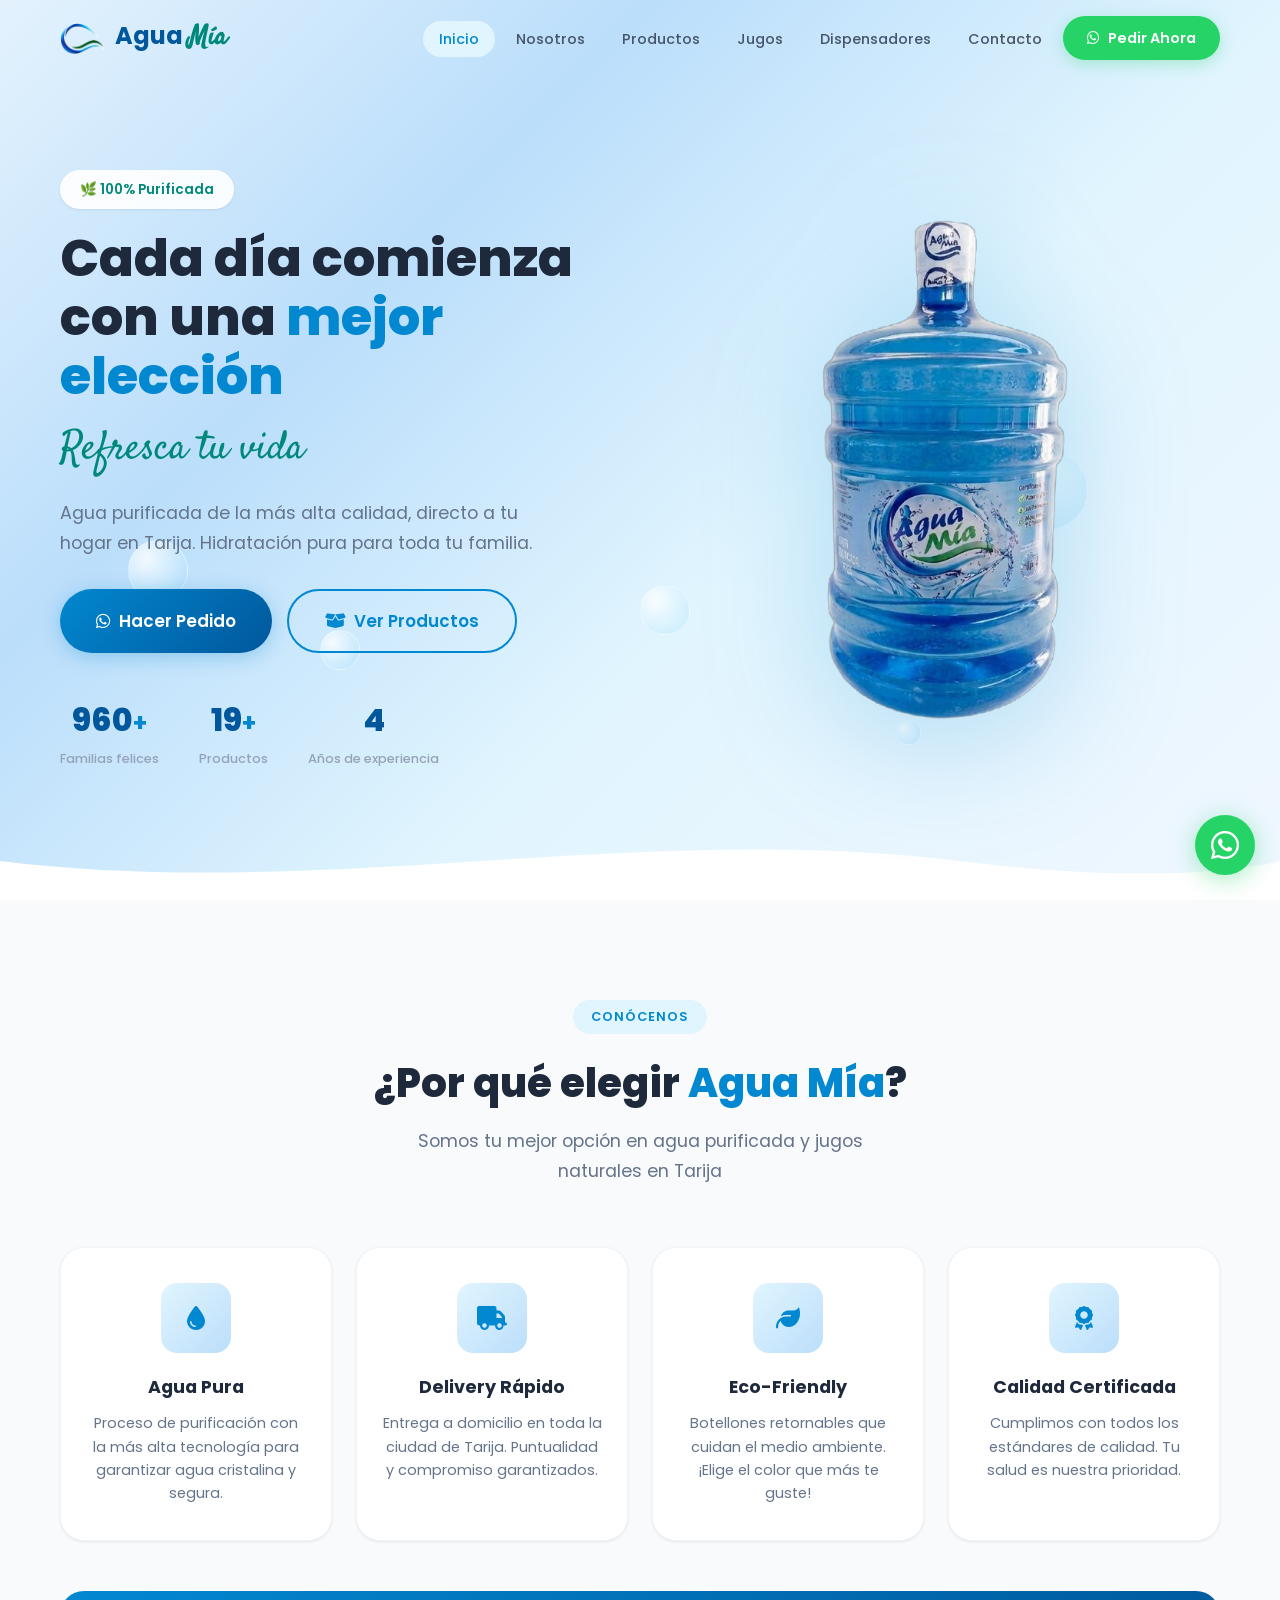
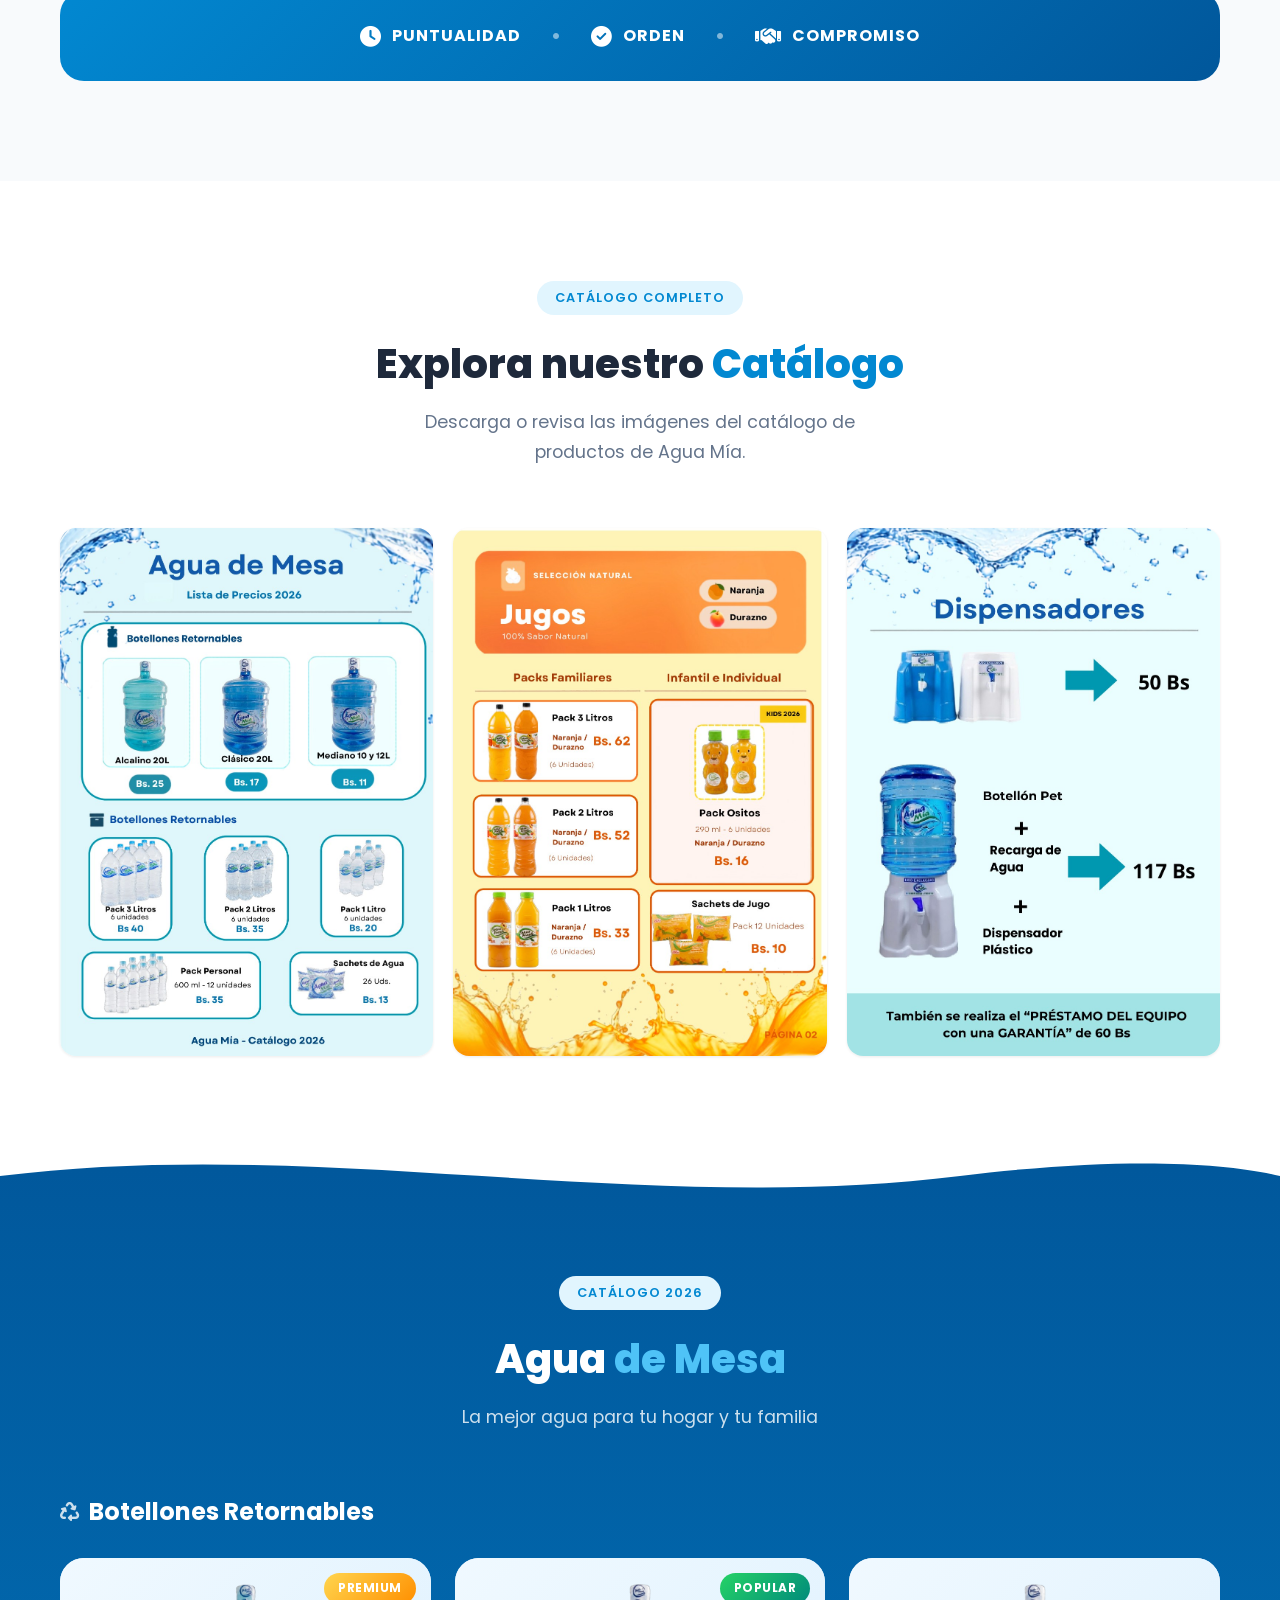
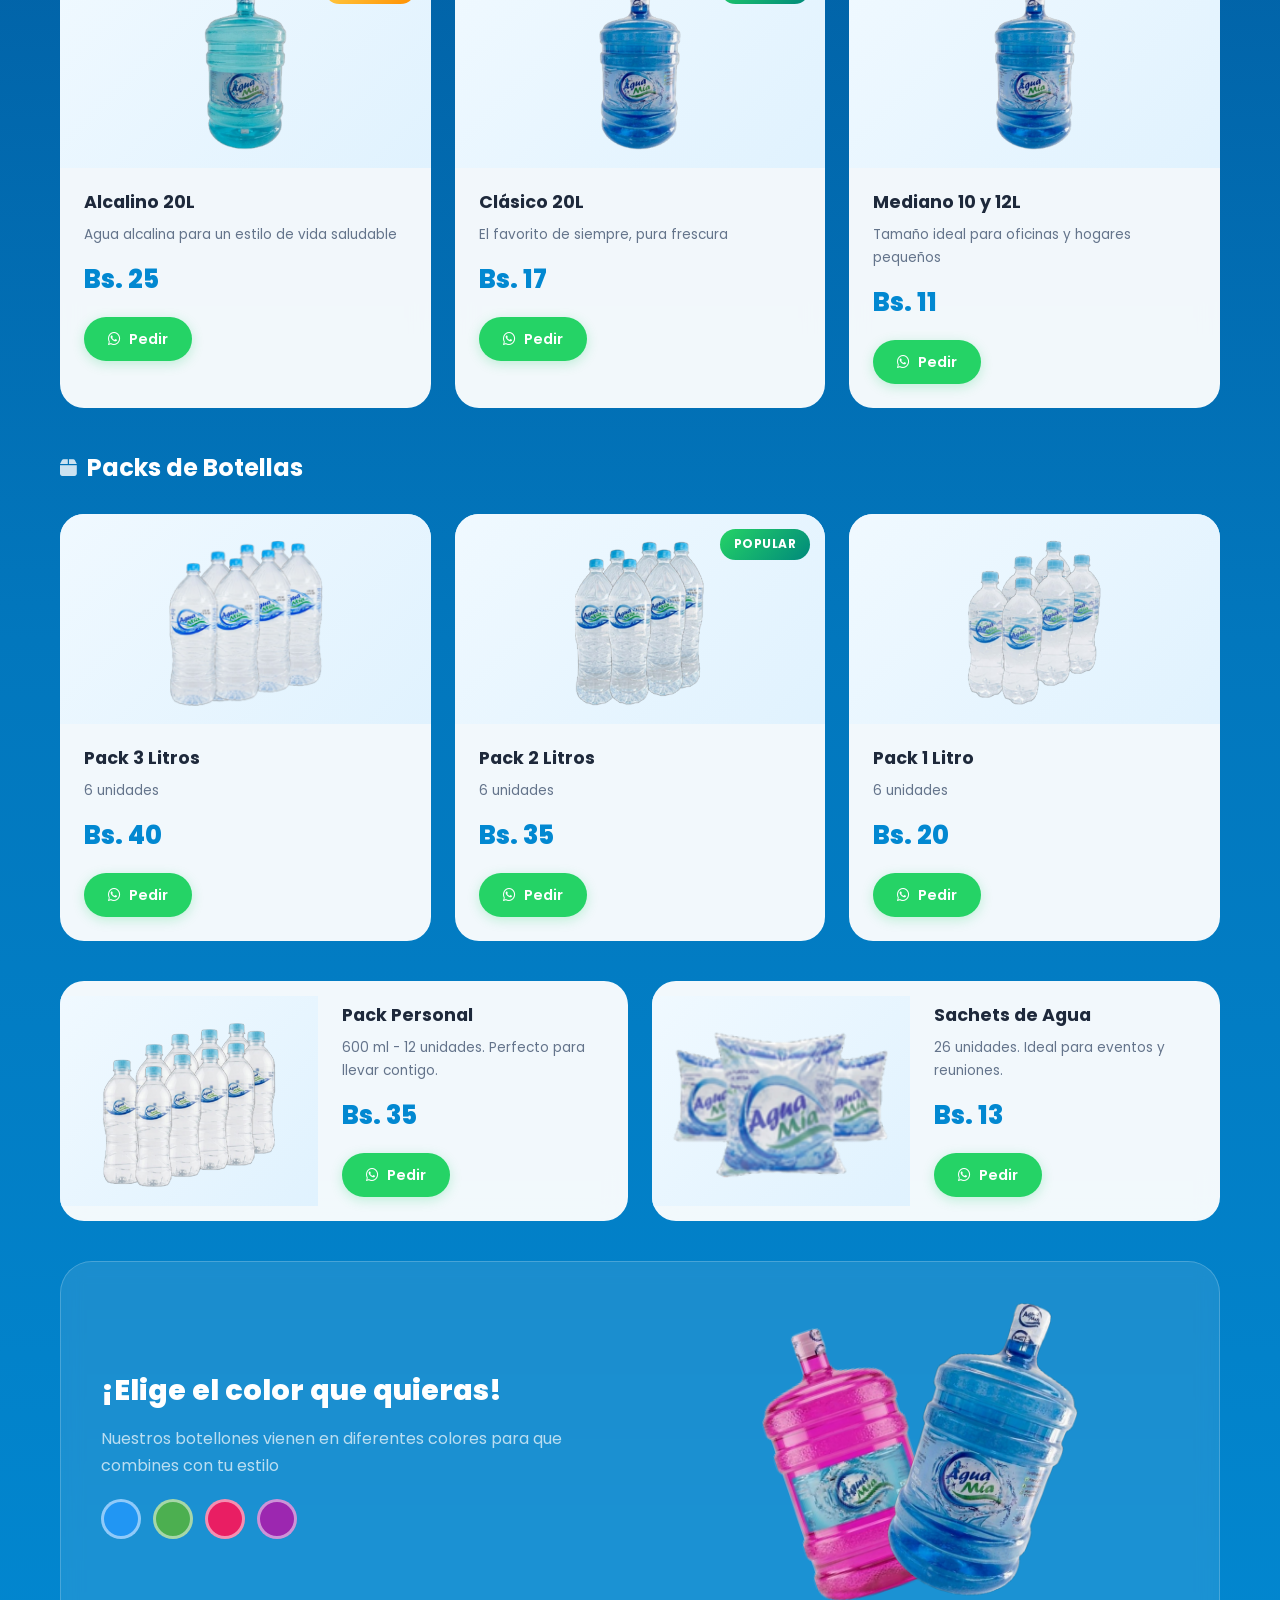
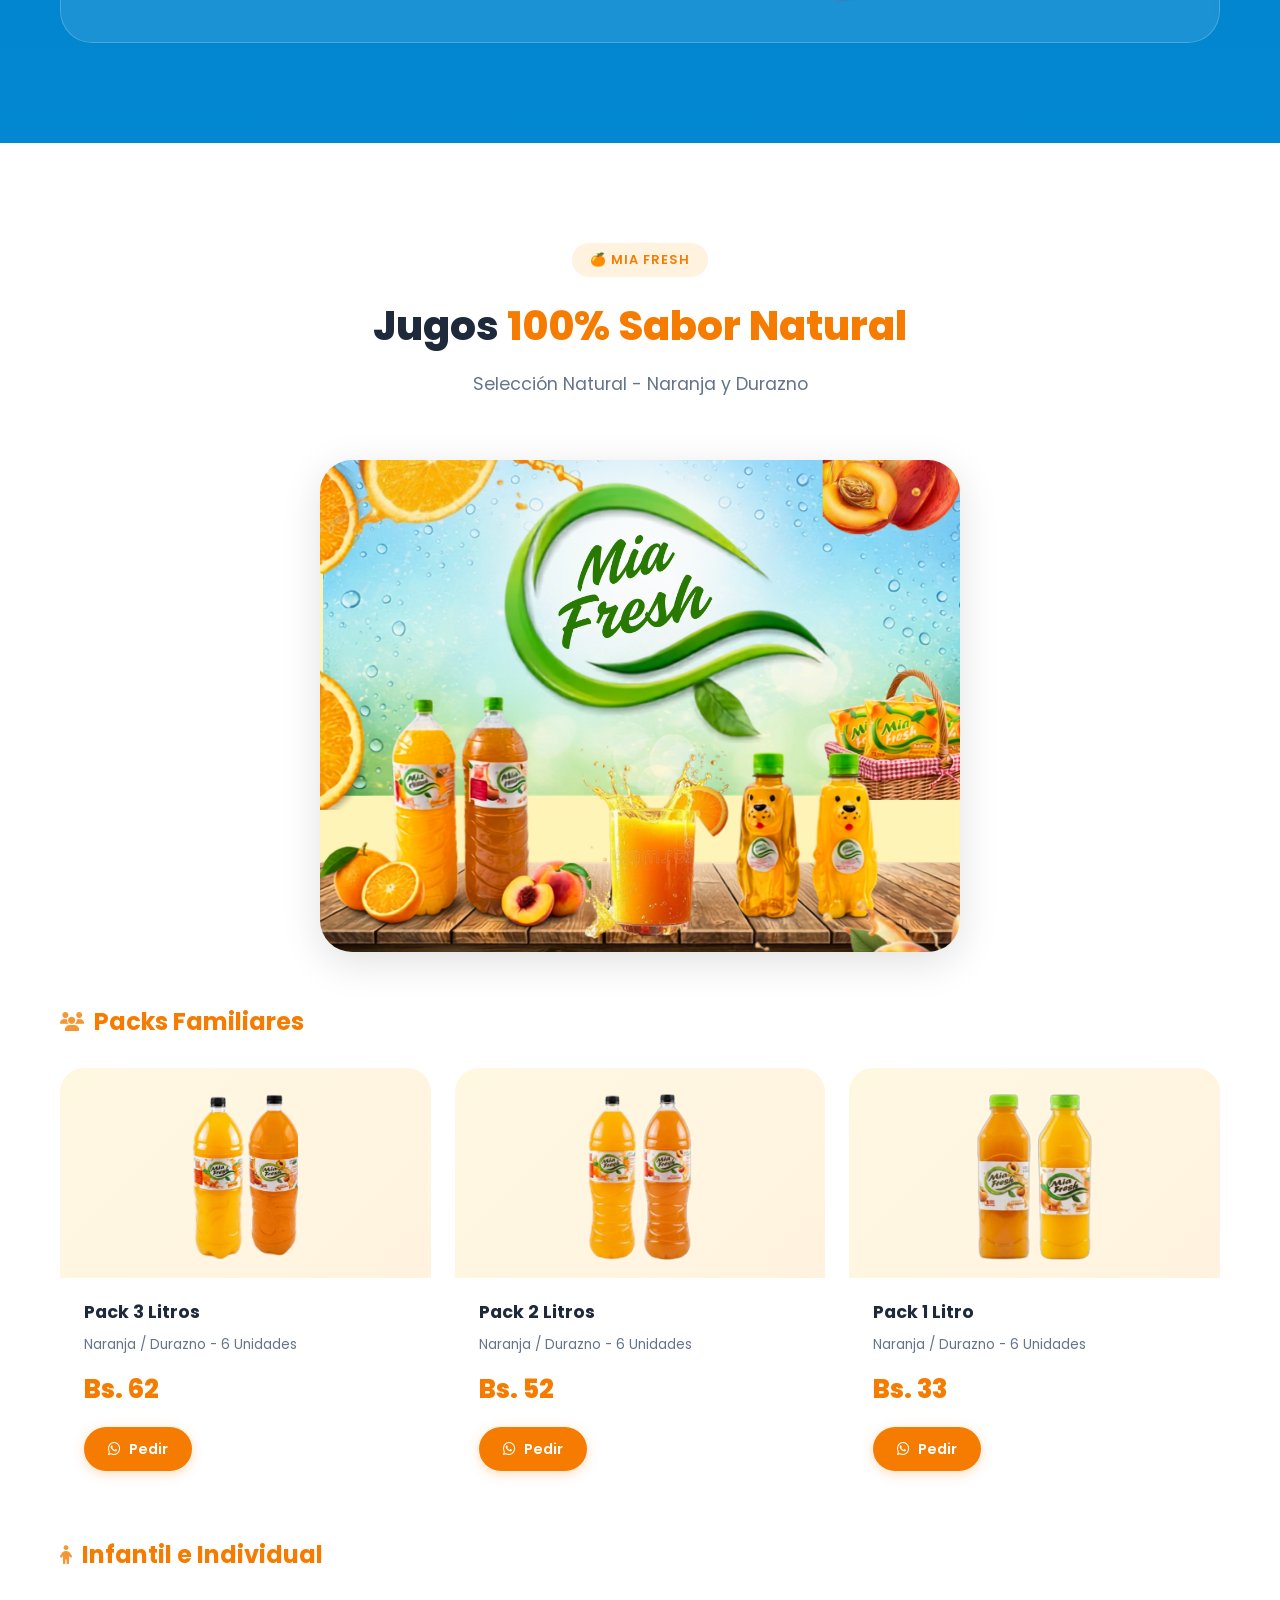
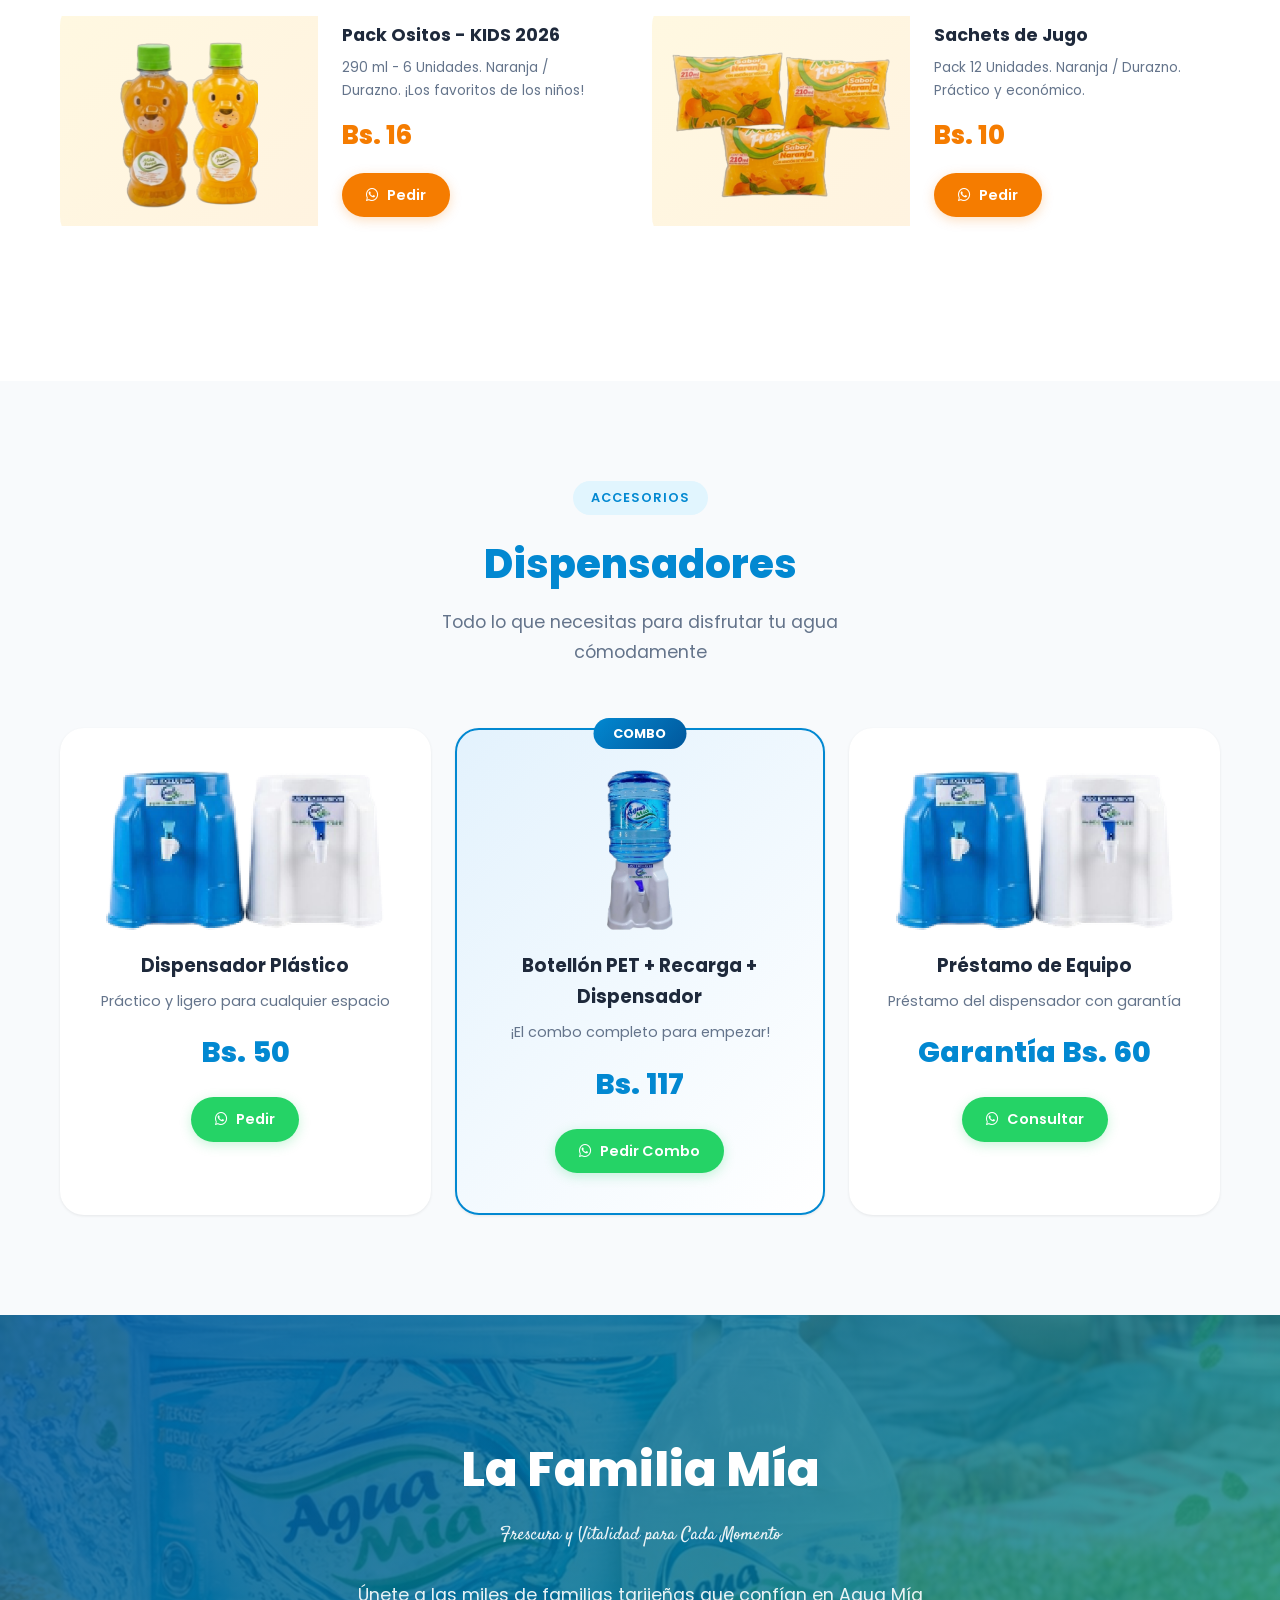
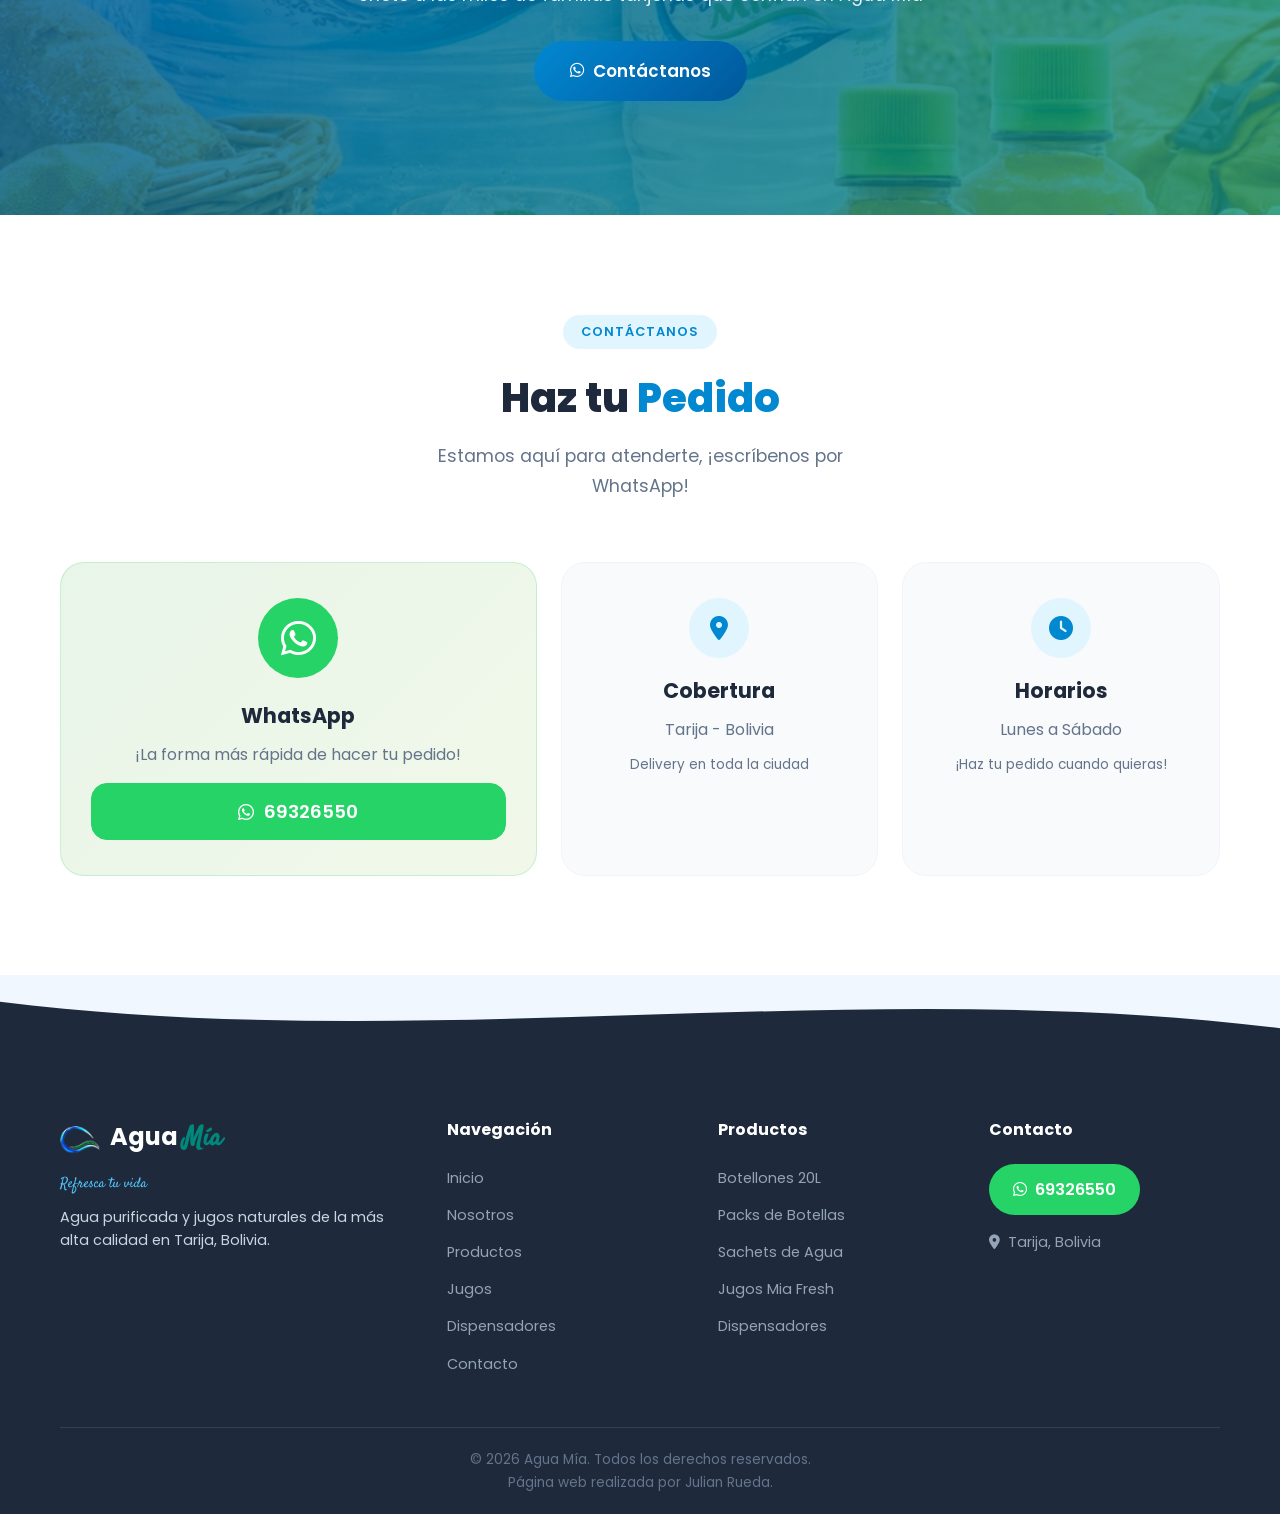
<file: index.html>
<!DOCTYPE html>
<html lang="es">
<head>
    <meta charset="UTF-8">
    <meta name="viewport" content="width=device-width, initial-scale=1.0">
    <title>Agua Mía - Refresca tu vida | Tarija, Bolivia</title>
    <meta name="description" content="Agua Mía - Agua purificada y jugos naturales en Tarija, Bolivia. Botellones, packs y dispensadores. Pedidos por WhatsApp.">
    <link rel="icon" type="image/png" href="assets/img/logo.png">
    <link rel="preconnect" href="https://fonts.googleapis.com">
    <link rel="preconnect" href="https://fonts.gstatic.com" crossorigin>
    <link href="https://fonts.googleapis.com/css2?family=Poppins:wght@300;400;500;600;700;800;900&family=Satisfy&display=swap" rel="stylesheet">
    <link rel="stylesheet" href="https://cdnjs.cloudflare.com/ajax/libs/font-awesome/6.5.1/css/all.min.css">
    <link rel="stylesheet" href="assets/css/styles.css">
</head>
<body>

    <!-- Preloader -->
    <div id="preloader">
        <div class="loader">
            <img src="assets/img/logo.png" alt="Agua Mía" class="loader-logo">
            <div class="loader-wave">
                <span></span><span></span><span></span><span></span><span></span>
            </div>
        </div>
    </div>

    <!-- Navbar -->
    <nav class="navbar" id="navbar">
        <div class="container nav-container">
            <a href="#inicio" class="nav-logo">
                <img src="assets/img/logo.png" alt="Agua Mía Logo">
                <span class="logo-text">Agua <em>Mía</em></span>
            </a>
            <button class="nav-toggle" id="navToggle" aria-label="Menú">
                <span></span><span></span><span></span>
            </button>
            <ul class="nav-menu" id="navMenu">
                <li><a href="#inicio" class="nav-link active">Inicio</a></li>
                <li><a href="#nosotros" class="nav-link">Nosotros</a></li>
                <li><a href="#productos" class="nav-link">Productos</a></li>
                <li><a href="#jugos" class="nav-link">Jugos</a></li>
                <li><a href="#dispensadores" class="nav-link">Dispensadores</a></li>
                <li><a href="#contacto" class="nav-link">Contacto</a></li>
                <li>
                    <a href="https://wa.me/59169326550?text=Hola%20Agua%20M%C3%ADa%2C%20quiero%20hacer%20un%20pedido" 
                       class="nav-btn" target="_blank" rel="noopener">
                        <i class="fab fa-whatsapp"></i> Pedir Ahora
                    </a>
                </li>
            </ul>
        </div>
    </nav>

    <!-- Hero Section -->
    <section class="hero" id="inicio">
        <div class="hero-bg">
            <div class="bubble bubble-1"></div>
            <div class="bubble bubble-2"></div>
            <div class="bubble bubble-3"></div>
            <div class="bubble bubble-4"></div>
            <div class="bubble bubble-5"></div>
            <div class="bubble bubble-6"></div>
            <div class="wave-bottom">
                <svg viewBox="0 0 1440 120" preserveAspectRatio="none">
                    <path d="M0,60 C360,120 720,0 1080,60 C1260,90 1380,80 1440,60 L1440,120 L0,120 Z" fill="#ffffff"/>
                </svg>
            </div>
        </div>
        <div class="container hero-content">
            <div class="hero-text">
                <span class="hero-badge">🌿 100% Purificada</span>
                <h1>Cada día comienza con una <span class="highlight">mejor elección</span></h1>
                <p class="hero-subtitle font-script">Refresca tu vida</p>
                <p class="hero-desc">Agua purificada de la más alta calidad, directo a tu hogar en Tarija. Hidratación pura para toda tu familia.</p>
                <div class="hero-actions">
                    <a href="https://wa.me/59169326550?text=Hola%20Agua%20M%C3%ADa%2C%20quiero%20hacer%20un%20pedido" 
                       class="btn btn-primary btn-lg" target="_blank" rel="noopener">
                        <i class="fab fa-whatsapp"></i> Hacer Pedido
                    </a>
                    <a href="#productos" class="btn btn-outline btn-lg">
                        <i class="fas fa-box-open"></i> Ver Productos
                    </a>
                </div>
                <div class="hero-stats">
                    <div class="stat">
                        <span class="stat-number" data-count="1000">0</span><span class="stat-plus">+</span>
                        <span class="stat-label">Familias felices</span>
                    </div>
                    <div class="stat">
                        <span class="stat-number" data-count="20">0</span><span class="stat-plus">+</span>
                        <span class="stat-label">Productos</span>
                    </div>
                    <div class="stat">
                        <span class="stat-number" data-count="5">0</span>
                        <span class="stat-label">Años de experiencia</span>
                    </div>
                </div>
            </div>
            <div class="hero-image">
                <div class="hero-img-wrapper">
                    <img src="assets/img/botellon-azul-producto.png" alt="Botellón Agua Mía" class="hero-bottle floating">
                </div>
            </div>
        </div>
    </section>

    <!-- About Section -->
    <section class="section about" id="nosotros">
        <div class="container">
            <div class="section-header">
                <span class="section-tag">Conócenos</span>
                <h2>¿Por qué elegir <span class="highlight">Agua Mía</span>?</h2>
                <p class="section-desc">Somos tu mejor opción en agua purificada y jugos naturales en Tarija</p>
            </div>
            <div class="features-grid">
                <div class="feature-card" data-aos="fade-up">
                    <div class="feature-icon">
                        <i class="fas fa-tint"></i>
                    </div>
                    <h3>Agua Pura</h3>
                    <p>Proceso de purificación con la más alta tecnología para garantizar agua cristalina y segura.</p>
                </div>
                <div class="feature-card" data-aos="fade-up" data-delay="100">
                    <div class="feature-icon">
                        <i class="fas fa-truck"></i>
                    </div>
                    <h3>Delivery Rápido</h3>
                    <p>Entrega a domicilio en toda la ciudad de Tarija. Puntualidad y compromiso garantizados.</p>
                </div>
                <div class="feature-card" data-aos="fade-up" data-delay="200">
                    <div class="feature-icon">
                        <i class="fas fa-leaf"></i>
                    </div>
                    <h3>Eco-Friendly</h3>
                    <p>Botellones retornables que cuidan el medio ambiente. ¡Elige el color que más te guste!</p>
                </div>
                <div class="feature-card" data-aos="fade-up" data-delay="300">
                    <div class="feature-icon">
                        <i class="fas fa-award"></i>
                    </div>
                    <h3>Calidad Certificada</h3>
                    <p>Cumplimos con todos los estándares de calidad. Tu salud es nuestra prioridad.</p>
                </div>
            </div>
            <div class="values-banner">
                <div class="value-item">
                    <i class="fas fa-clock"></i>
                    <span>PUNTUALIDAD</span>
                </div>
                <div class="value-divider">•</div>
                <div class="value-item">
                    <i class="fas fa-check-circle"></i>
                    <span>ORDEN</span>
                </div>
                <div class="value-divider">•</div>
                <div class="value-item">
                    <i class="fas fa-handshake"></i>
                    <span>COMPROMISO</span>
                </div>
            </div>
        </div>
    </section>

    <!-- Catalog Gallery Section -->
    <section class="section catalog" id="catalogo">
        <div class="container">
            <div class="section-header">
                <span class="section-tag">Catálogo Completo</span>
                <h2>Explora nuestro <span class="highlight">Catálogo</span></h2>
                <p class="section-desc">Descarga o revisa las imágenes del catálogo de productos de Agua Mía.</p>
            </div>
            <div class="catalog-grid">
                <img src="assets/img/catalog1.jpg" alt="Catálogo de agua de mesa, botellones, packs y sachets" loading="lazy">
                <img src="assets/img/catalog2.jpg" alt="Catálogo de jugos de naranja y durazno Mía Fresh" loading="lazy">
                <img src="assets/img/catalog3.jpg" alt="Catálogo de dispensadores y combo con botellón" loading="lazy">
            </div>
        </div>
    </section>
    <section class="section products" id="productos">
        <div class="products-bg">
            <div class="wave-top">
                <svg viewBox="0 0 1440 120" preserveAspectRatio="none">
                    <path d="M0,60 C360,0 720,120 1080,60 C1260,30 1380,40 1440,60 L1440,0 L0,0 Z" fill="#ffffff"/>
                </svg>
            </div>
        </div>
        <div class="container">
            <div class="section-header light">
                <span class="section-tag">Catálogo 2026</span>
                <h2>Agua <span class="highlight-light">de Mesa</span></h2>
                <p class="section-desc light">La mejor agua para tu hogar y tu familia</p>
            </div>

            <!-- Botellones Retornables -->
            <h3 class="category-title"><i class="fas fa-recycle"></i> Botellones Retornables</h3>
            <div class="products-grid">
                <div class="product-card">
                    <div class="product-badge premium">Premium</div>
                    <div class="product-img">
                        <img src="assets/img/botellon-alcalino.png" alt="Botellón Alcalino 20L">
                    </div>
                    <div class="product-info">
                        <h4>Alcalino 20L</h4>
                        <p class="product-desc">Agua alcalina para un estilo de vida saludable</p>
                        <div class="product-price">Bs. 25</div>
                        <a data-pedido href="https://wa.me/59169326550?text=Hola%2C%20quiero%20pedir%20un%20Botell%C3%B3n%20Alcalino%2020L%20(Bs.%2025)" 
                           class="btn btn-whatsapp" target="_blank" rel="noopener">
                            <i class="fab fa-whatsapp"></i> Pedir
                        </a>
                    </div>
                </div>
                <div class="product-card">
                    <div class="product-badge popular">Popular</div>
                    <div class="product-img">
                        <img src="assets/img/botellon-clasico.png" alt="Botellón Clásico 20L">
                    </div>
                    <div class="product-info">
                        <h4>Clásico 20L</h4>
                        <p class="product-desc">El favorito de siempre, pura frescura</p>
                        <div class="product-price">Bs. 17</div>
                        <a data-pedido href="https://wa.me/59169326550?text=Hola%2C%20quiero%20pedir%20un%20Botell%C3%B3n%20Cl%C3%A1sico%2020L%20(Bs.%2017)" 
                           class="btn btn-whatsapp" target="_blank" rel="noopener">
                            <i class="fab fa-whatsapp"></i> Pedir
                        </a>
                    </div>
                </div>
                <div class="product-card">
                    <div class="product-img">
                        <img src="assets/img/botellon-mediano.png" alt="Botellón Mediano 10-12L">
                    </div>
                    <div class="product-info">
                        <h4>Mediano 10 y 12L</h4>
                        <p class="product-desc">Tamaño ideal para oficinas y hogares pequeños</p>
                        <div class="product-price">Bs. 11</div>
                        <a data-pedido href="https://wa.me/59169326550?text=Hola%2C%20quiero%20pedir%20un%20Botell%C3%B3n%20Mediano%2010-12L%20(Bs.%2011)" 
                           class="btn btn-whatsapp" target="_blank" rel="noopener">
                            <i class="fab fa-whatsapp"></i> Pedir
                        </a>
                    </div>
                </div>
            </div>

            <!-- Packs de Botellas -->
            <h3 class="category-title"><i class="fas fa-box"></i> Packs de Botellas</h3>
            <div class="products-grid three-cols">
                <div class="product-card">
                    <div class="product-img">
                        <img src="assets/img/pack-3litros.png" alt="Pack 3 Litros">
                    </div>
                    <div class="product-info">
                        <h4>Pack 3 Litros</h4>
                        <p class="product-desc">6 unidades</p>
                        <div class="product-price">Bs. 40</div>
                        <a data-pedido href="https://wa.me/59169326550?text=Hola%2C%20quiero%20pedir%20Pack%203%20Litros%20(Bs.%2040)" 
                           class="btn btn-whatsapp" target="_blank" rel="noopener">
                            <i class="fab fa-whatsapp"></i> Pedir
                        </a>
                    </div>
                </div>
                <div class="product-card">
                    <div class="product-badge popular">Popular</div>
                    <div class="product-img">
                        <img src="assets/img/pack-2litros.png" alt="Pack 2 Litros">
                    </div>
                    <div class="product-info">
                        <h4>Pack 2 Litros</h4>
                        <p class="product-desc">6 unidades</p>
                        <div class="product-price">Bs. 35</div>
                        <a data-pedido href="https://wa.me/59169326550?text=Hola%2C%20quiero%20pedir%20Pack%202%20Litros%20(Bs.%2035)" 
                           class="btn btn-whatsapp" target="_blank" rel="noopener">
                            <i class="fab fa-whatsapp"></i> Pedir
                        </a>
                    </div>
                </div>
                <div class="product-card">
                    <div class="product-img">
                        <img src="assets/img/pack-1litro.png" alt="Pack 1 Litro">
                    </div>
                    <div class="product-info">
                        <h4>Pack 1 Litro</h4>
                        <p class="product-desc">6 unidades</p>
                        <div class="product-price">Bs. 20</div>
                        <a data-pedido href="https://wa.me/59169326550?text=Hola%2C%20quiero%20pedir%20Pack%201%20Litro%20(Bs.%2020)" 
                           class="btn btn-whatsapp" target="_blank" rel="noopener">
                            <i class="fab fa-whatsapp"></i> Pedir
                        </a>
                    </div>
                </div>
            </div>

            <!-- Pack Personal y Sachets -->
            <div class="products-grid two-cols">
                <div class="product-card horizontal">
                    <div class="product-img">
                        <img src="assets/img/pack-personal.png" alt="Pack Personal 600ml">
                    </div>
                    <div class="product-info">
                        <h4>Pack Personal</h4>
                        <p class="product-desc">600 ml - 12 unidades. Perfecto para llevar contigo.</p>
                        <div class="product-price">Bs. 35</div>
                        <a data-pedido href="https://wa.me/59169326550?text=Hola%2C%20quiero%20pedir%20Pack%20Personal%20600ml%20(Bs.%2035)" 
                           class="btn btn-whatsapp" target="_blank" rel="noopener">
                            <i class="fab fa-whatsapp"></i> Pedir
                        </a>
                    </div>
                </div>
                <div class="product-card horizontal">
                    <div class="product-img">
                        <img src="assets/img/sachets-agua.png" alt="Sachets de Agua">
                    </div>
                    <div class="product-info">
                        <h4>Sachets de Agua</h4>
                        <p class="product-desc">26 unidades. Ideal para eventos y reuniones.</p>
                        <div class="product-price">Bs. 13</div>
                        <a data-pedido href="https://wa.me/59169326550?text=Hola%2C%20quiero%20pedir%20Sachets%20de%20Agua%20(Bs.%2013)" 
                           class="btn btn-whatsapp" target="_blank" rel="noopener">
                            <i class="fab fa-whatsapp"></i> Pedir
                        </a>
                    </div>
                </div>
            </div>

            <!-- Colores -->
            <div class="colors-banner">
                <div class="colors-text">
                    <h3>¡Elige el color que quieras!</h3>
                    <p>Nuestros botellones vienen en diferentes colores para que combines con tu estilo</p>
                    <div class="color-options">
                        <span class="color-dot" style="background: #2196F3;" title="Azul"></span>
                        <span class="color-dot" style="background: #4CAF50;" title="Verde"></span>
                        <span class="color-dot" style="background: #E91E63;" title="Rosado"></span>
                        <span class="color-dot" style="background: #9C27B0;" title="Morado"></span>
                    </div>
                </div>
                <div class="colors-img">
                    <img src="assets/img/botellones-colores.png" alt="Botellones de colores">
                </div>
            </div>
        </div>
    </section>

    <!-- Jugos Section -->
    <section class="section jugos" id="jugos">
        <div class="container">
            <div class="section-header">
                <span class="section-tag orange">🍊 Mia Fresh</span>
                <h2>Jugos <span class="highlight-orange">100% Sabor Natural</span></h2>
                <p class="section-desc">Selección Natural - Naranja y Durazno</p>
            </div>

            <div class="jugos-showcase">
                <div class="jugos-hero-img">
                    <img src="assets/img/mia-fresh-banner.png" alt="Mia Fresh Jugos Naturales">
                </div>
            </div>

            <h3 class="category-title orange"><i class="fas fa-users"></i> Packs Familiares</h3>
            <div class="products-grid three-cols">
                <div class="product-card jugo-card">
                    <div class="product-img">
                        <img src="assets/img/jugo-botellas.png" alt="Pack 3 Litros Jugo">
                    </div>
                    <div class="product-info">
                        <h4>Pack 3 Litros</h4>
                        <p class="product-desc">Naranja / Durazno - 6 Unidades</p>
                        <div class="product-price orange">Bs. 62</div>
                        <a data-pedido href="https://wa.me/59169326550?text=Hola%2C%20quiero%20pedir%20Pack%20Jugo%203%20Litros%20(Bs.%2062)" 
                           class="btn btn-whatsapp-orange" target="_blank" rel="noopener">
                            <i class="fab fa-whatsapp"></i> Pedir
                        </a>
                    </div>
                </div>
                <div class="product-card jugo-card">
                    <div class="product-img">
                        <img src="assets/img/jugo-botellas2.png" alt="Pack 2 Litros Jugo">
                    </div>
                    <div class="product-info">
                        <h4>Pack 2 Litros</h4>
                        <p class="product-desc">Naranja / Durazno - 6 Unidades</p>
                        <div class="product-price orange">Bs. 52</div>
                        <a data-pedido href="https://wa.me/59169326550?text=Hola%2C%20quiero%20pedir%20Pack%20Jugo%202%20Litros%20(Bs.%2052)" 
                           class="btn btn-whatsapp-orange" target="_blank" rel="noopener">
                            <i class="fab fa-whatsapp"></i> Pedir
                        </a>
                    </div>
                </div>
                <div class="product-card jugo-card">
                    <div class="product-img">
                        <img src="assets/img/jugo-1litro.png" alt="Botellas de jugo Mía Fresh de 1 litro, naranja y durazno">
                    </div>
                    <div class="product-info">
                        <h4>Pack 1 Litro</h4>
                        <p class="product-desc">Naranja / Durazno - 6 Unidades</p>
                        <div class="product-price orange">Bs. 33</div>
                        <a data-pedido href="https://wa.me/59169326550?text=Hola%2C%20quiero%20pedir%20Pack%20Jugo%201%20Litro%20(Bs.%2033)" 
                           class="btn btn-whatsapp-orange" target="_blank" rel="noopener">
                            <i class="fab fa-whatsapp"></i> Pedir
                        </a>
                    </div>
                </div>
            </div>

            <h3 class="category-title orange"><i class="fas fa-child"></i> Infantil e Individual</h3>
            <div class="products-grid two-cols">
                <div class="product-card jugo-card horizontal">
                    <div class="product-img">
                        <img src="assets/img/jugo-osito.png" alt="Pack Ositos">
                    </div>
                    <div class="product-info">
                        <h4>Pack Ositos - KIDS 2026</h4>
                        <p class="product-desc">290 ml - 6 Unidades. Naranja / Durazno. ¡Los favoritos de los niños!</p>
                        <div class="product-price orange">Bs. 16</div>
                        <a data-pedido href="https://wa.me/59169326550?text=Hola%2C%20quiero%20pedir%20Pack%20Ositos%20Kids%20(Bs.%2016)" 
                           class="btn btn-whatsapp-orange" target="_blank" rel="noopener">
                            <i class="fab fa-whatsapp"></i> Pedir
                        </a>
                    </div>
                </div>
                <div class="product-card jugo-card horizontal">
                    <div class="product-img">
                        <img src="assets/img/sachets-jugo.png" alt="Sachets de jugo Mía Fresh">
                    </div>
                    <div class="product-info">
                        <h4>Sachets de Jugo</h4>
                        <p class="product-desc">Pack 12 Unidades. Naranja / Durazno. Práctico y económico.</p>
                        <div class="product-price orange">Bs. 10</div>
                        <a data-pedido href="https://wa.me/59169326550?text=Hola%2C%20quiero%20pedir%20Sachets%20de%20Jugo%20(Bs.%2010)" 
                           class="btn btn-whatsapp-orange" target="_blank" rel="noopener">
                            <i class="fab fa-whatsapp"></i> Pedir
                        </a>
                    </div>
                </div>
            </div>
        </div>
    </section>

    <!-- Dispensadores Section -->
    <section class="section dispensadores" id="dispensadores">
        <div class="container">
            <div class="section-header">
                <span class="section-tag">Accesorios</span>
                <h2><span class="highlight">Dispensadores</span></h2>
                <p class="section-desc">Todo lo que necesitas para disfrutar tu agua cómodamente</p>
            </div>
            <div class="dispensadores-grid">
                <div class="dispensador-card">
                    <img class="dispensador-foto" src="assets/img/dispensador-plastico.png" alt="Dispensadores plásticos azul y blanco">
                    <h4>Dispensador Plástico</h4>
                    <p>Práctico y ligero para cualquier espacio</p>
                    <div class="dispensador-price">Bs. 50</div>
                    <a data-pedido href="https://wa.me/59169326550?text=Hola%2C%20quiero%20pedir%20un%20Dispensador%20Pl%C3%A1stico%20(Bs.%2050)" 
                       class="btn btn-whatsapp" target="_blank" rel="noopener">
                        <i class="fab fa-whatsapp"></i> Pedir
                    </a>
                </div>
                <div class="dispensador-card featured">
                    <div class="dispensador-badge">Combo</div>
                    <img class="dispensador-foto" src="assets/img/dispensador-combo.png" alt="Botellón PET montado sobre el dispensador blanco">
                    <h4>Botellón PET + Recarga + Dispensador</h4>
                    <p>¡El combo completo para empezar!</p>
                    <div class="dispensador-price">Bs. 117</div>
                    <a data-pedido href="https://wa.me/59169326550?text=Hola%2C%20quiero%20el%20combo%20Botell%C3%B3n%20%2B%20Recarga%20%2B%20Dispensador%20(Bs.%20117)" 
                       class="btn btn-whatsapp" target="_blank" rel="noopener">
                        <i class="fab fa-whatsapp"></i> Pedir Combo
                    </a>
                </div>
                <div class="dispensador-card">
                    <img class="dispensador-foto" src="assets/img/dispensador-plastico.png" alt="Modelo de dispensador plástico disponible en préstamo">
                    <h4>Préstamo de Equipo</h4>
                    <p>Préstamo del dispensador con garantía</p>
                    <div class="dispensador-price">Garantía Bs. 60</div>
                    <a href="https://wa.me/59169326550?text=Hola%2C%20quiero%20consultar%20sobre%20el%20pr%C3%A9stamo%20de%20equipo" 
                       class="btn btn-whatsapp" target="_blank" rel="noopener">
                        <i class="fab fa-whatsapp"></i> Consultar
                    </a>
                </div>
            </div>
        </div>
    </section>

    <!-- Family CTA Section -->
    <section class="section family-cta">
        <div class="family-bg">
            <img src="assets/img/familia-hero.jpeg" alt="La Familia Agua Mía">
            <div class="family-overlay"></div>
        </div>
        <div class="container family-content">
            <h2>La Familia Mía</h2>
            <p class="font-script family-subtitle">Frescura y Vitalidad para Cada Momento</p>
            <p>Únete a las miles de familias tarijeñas que confían en Agua Mía</p>
            <a href="https://wa.me/59169326550?text=Hola%20Agua%20M%C3%ADa%2C%20quiero%20informaci%C3%B3n%20sobre%20sus%20productos" 
               class="btn btn-primary btn-lg" target="_blank" rel="noopener">
                <i class="fab fa-whatsapp"></i> Contáctanos
            </a>
        </div>
    </section>

    <!-- Contact Section -->
    <section class="section contact" id="contacto">
        <div class="container">
            <div class="section-header">
                <span class="section-tag">Contáctanos</span>
                <h2>Haz tu <span class="highlight">Pedido</span></h2>
                <p class="section-desc">Estamos aquí para atenderte, ¡escríbenos por WhatsApp!</p>
            </div>
            <div class="contact-grid">
                <div class="contact-card whatsapp-main">
                    <div class="contact-icon-big">
                        <i class="fab fa-whatsapp"></i>
                    </div>
                    <h3>WhatsApp</h3>
                    <p>¡La forma más rápida de hacer tu pedido!</p>
                    <div class="phone-numbers">
                        <a href="https://wa.me/59169326550?text=Hola%20Agua%20M%C3%ADa%2C%20quiero%20hacer%20un%20pedido" 
                           class="phone-link main" target="_blank" rel="noopener">
                            <i class="fab fa-whatsapp"></i> 69326550
                        </a>
                    </div>
                </div>
                <div class="contact-card">
                    <div class="contact-icon">
                        <i class="fas fa-map-marker-alt"></i>
                    </div>
                    <h3>Cobertura</h3>
                    <p>Tarija - Bolivia</p>
                    <p class="contact-detail">Delivery en toda la ciudad</p>
                </div>
                <div class="contact-card">
                    <div class="contact-icon">
                        <i class="fas fa-clock"></i>
                    </div>
                    <h3>Horarios</h3>
                    <p>Lunes a Sábado</p>
                    <p class="contact-detail">¡Haz tu pedido cuando quieras!</p>
                </div>
            </div>
        </div>
    </section>

    <!-- Footer -->
    <footer class="footer">
        <div class="footer-wave">
            <svg viewBox="0 0 1440 120" preserveAspectRatio="none">
                <path d="M0,40 C480,120 960,0 1440,80 L1440,0 L0,0 Z" fill="#f0f7ff"/>
            </svg>
        </div>
        <div class="container">
            <div class="footer-content">
                <div class="footer-brand">
                    <div class="footer-logo">
                        <img src="assets/img/logo.png" alt="Agua Mía">
                        <span class="logo-text">Agua <em>Mía</em></span>
                    </div>
                    <p class="font-script footer-slogan">Refresca tu vida</p>
                    <p>Agua purificada y jugos naturales de la más alta calidad en Tarija, Bolivia.</p>
                </div>
                <div class="footer-links">
                    <h4>Navegación</h4>
                    <ul>
                        <li><a href="#inicio">Inicio</a></li>
                        <li><a href="#nosotros">Nosotros</a></li>
                        <li><a href="#productos">Productos</a></li>
                        <li><a href="#jugos">Jugos</a></li>
                        <li><a href="#dispensadores">Dispensadores</a></li>
                        <li><a href="#contacto">Contacto</a></li>
                    </ul>
                </div>
                <div class="footer-links">
                    <h4>Productos</h4>
                    <ul>
                        <li><a href="#productos">Botellones 20L</a></li>
                        <li><a href="#productos">Packs de Botellas</a></li>
                        <li><a href="#productos">Sachets de Agua</a></li>
                        <li><a href="#jugos">Jugos Mia Fresh</a></li>
                        <li><a href="#dispensadores">Dispensadores</a></li>
                    </ul>
                </div>
                <div class="footer-contact">
                    <h4>Contacto</h4>
                    <a href="https://wa.me/59169326550?text=Hola%20Agua%20M%C3%ADa" 
                       class="btn btn-whatsapp-footer" target="_blank" rel="noopener">
                        <i class="fab fa-whatsapp"></i> 69326550
                    </a>
                    <p><i class="fas fa-map-marker-alt"></i> Tarija, Bolivia</p>
                </div>
            </div>
            <div class="footer-bottom">
                <p>&copy; 2026 Agua Mía. Todos los derechos reservados.</p>
                <p>Página web realizada por Julian Rueda.</p>
            </div>
        </div>
    </footer>

    <!-- Floating WhatsApp Button -->
    <a href="https://wa.me/59169326550?text=Hola%20Agua%20M%C3%ADa%2C%20quiero%20hacer%20un%20pedido" 
       class="whatsapp-float" target="_blank" rel="noopener" title="Escríbenos por WhatsApp">
        <i class="fab fa-whatsapp"></i>
        <span class="whatsapp-tooltip">¡Haz tu pedido!</span>
    </a>

    <!-- Back to Top -->
    <button class="back-to-top" id="backToTop" aria-label="Volver arriba">
        <i class="fas fa-chevron-up"></i>
    </button>

    <dialog id="pedido" class="pedido" aria-labelledby="pedido-titulo">
        <form method="dialog">
            <button class="pedido-cerrar" aria-label="Cerrar pedido">×</button>
        </form>
        <h2 id="pedido-titulo">Tu pedido</h2>
        <img class="pedido-foto" alt="">
        <p class="pedido-mensaje"></p>
        <p class="pedido-ayuda" aria-live="polite"></p>
        <div class="pedido-acciones">
            <button type="button" class="btn btn-primary" id="pedido-compartir" hidden>Compartir pedido con foto</button>
            <a class="pedido-descarga" download>Descargar foto</a>
            <a class="btn btn-whatsapp" id="pedido-chat" target="_blank" rel="noopener">Abrir chat con Agua Mía</a>
        </div>
    </dialog>
    <script src="assets/js/main.js"></script>
    <script src="assets/js/pedidos.js"></script>
</body>
</html>
</file>
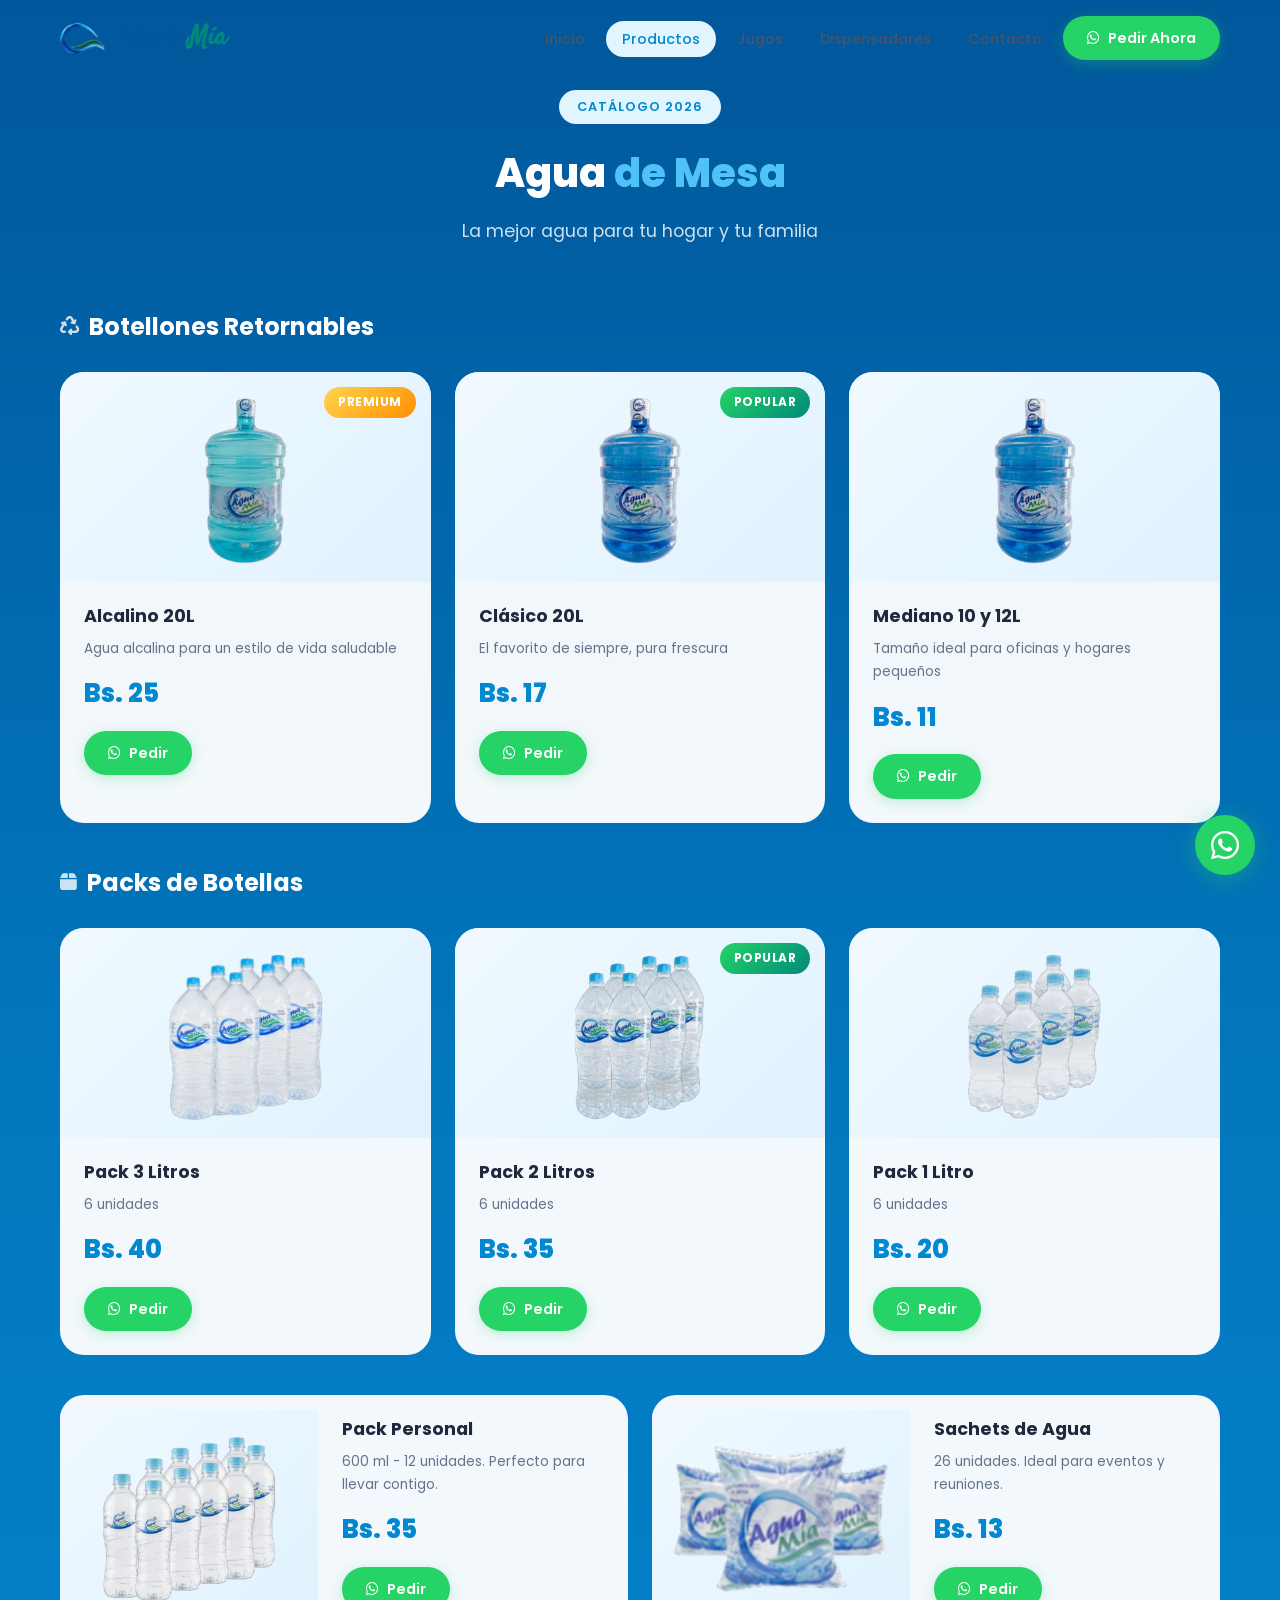
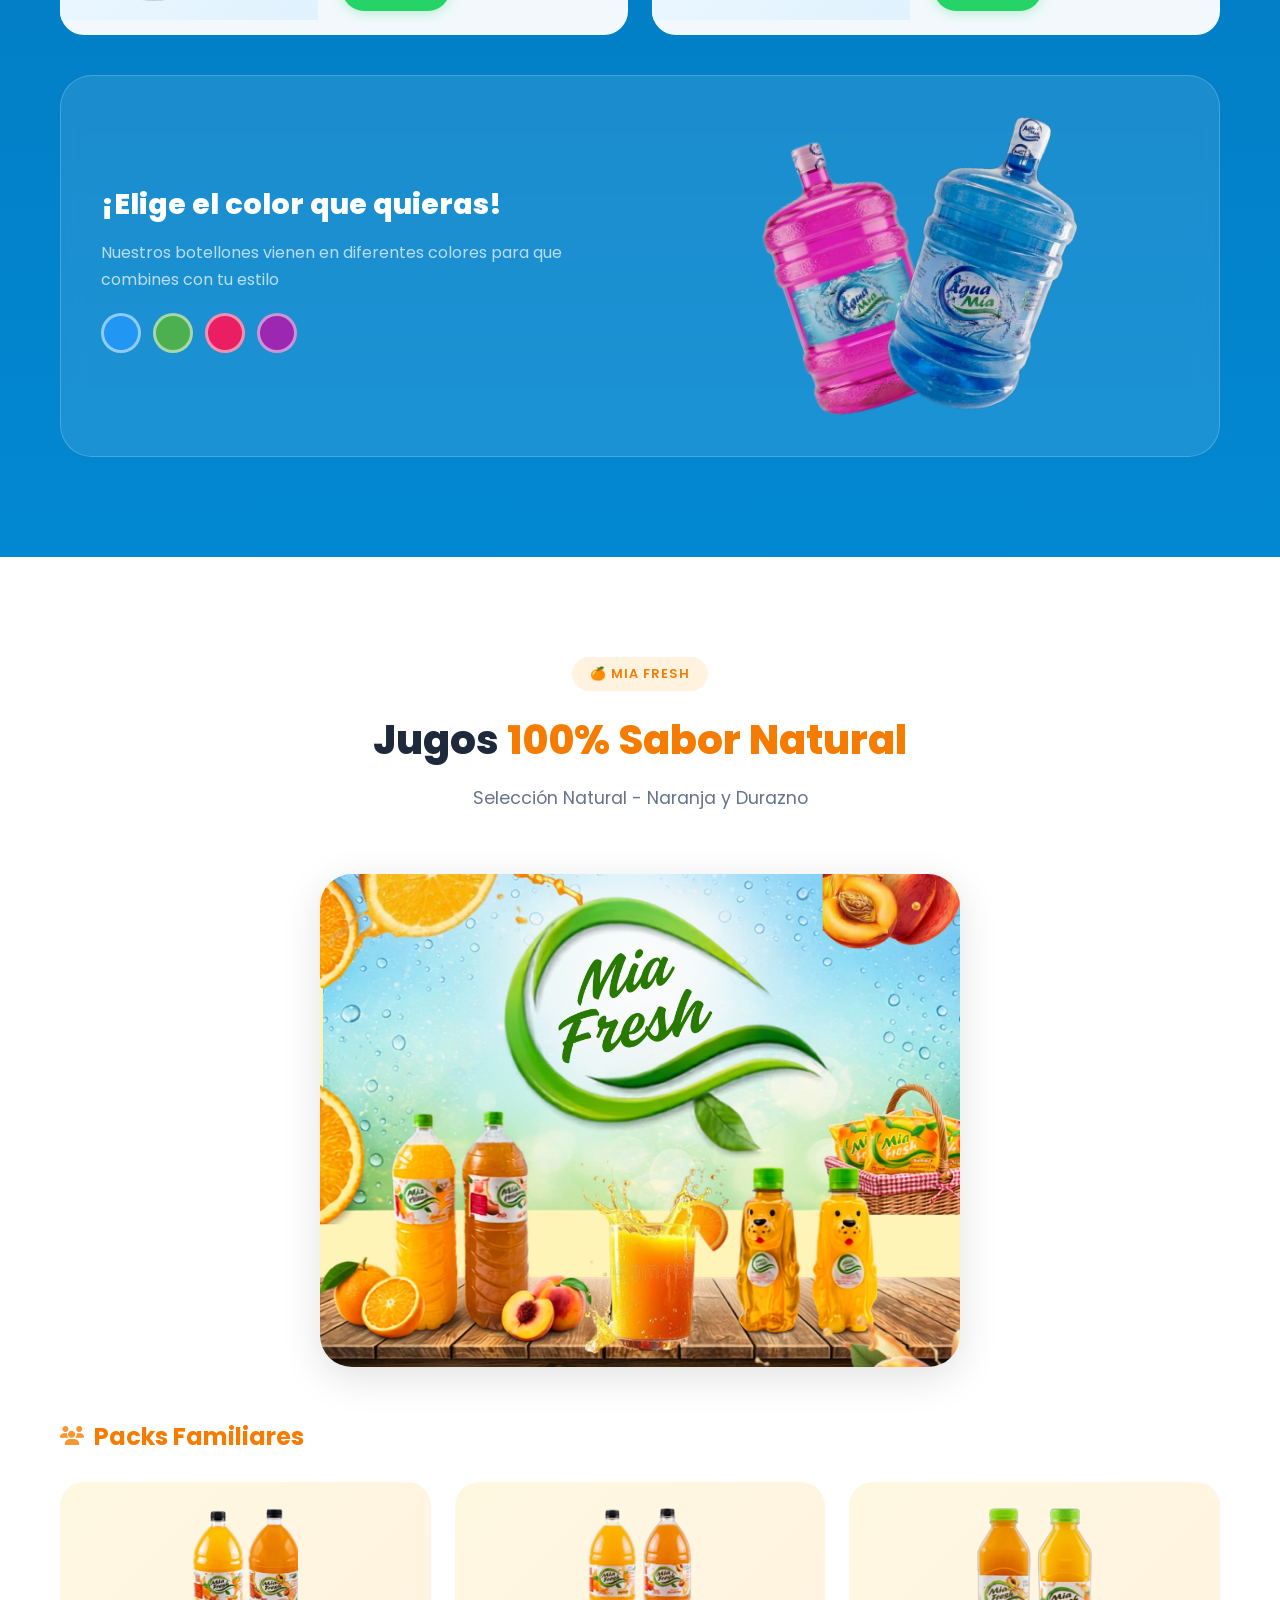
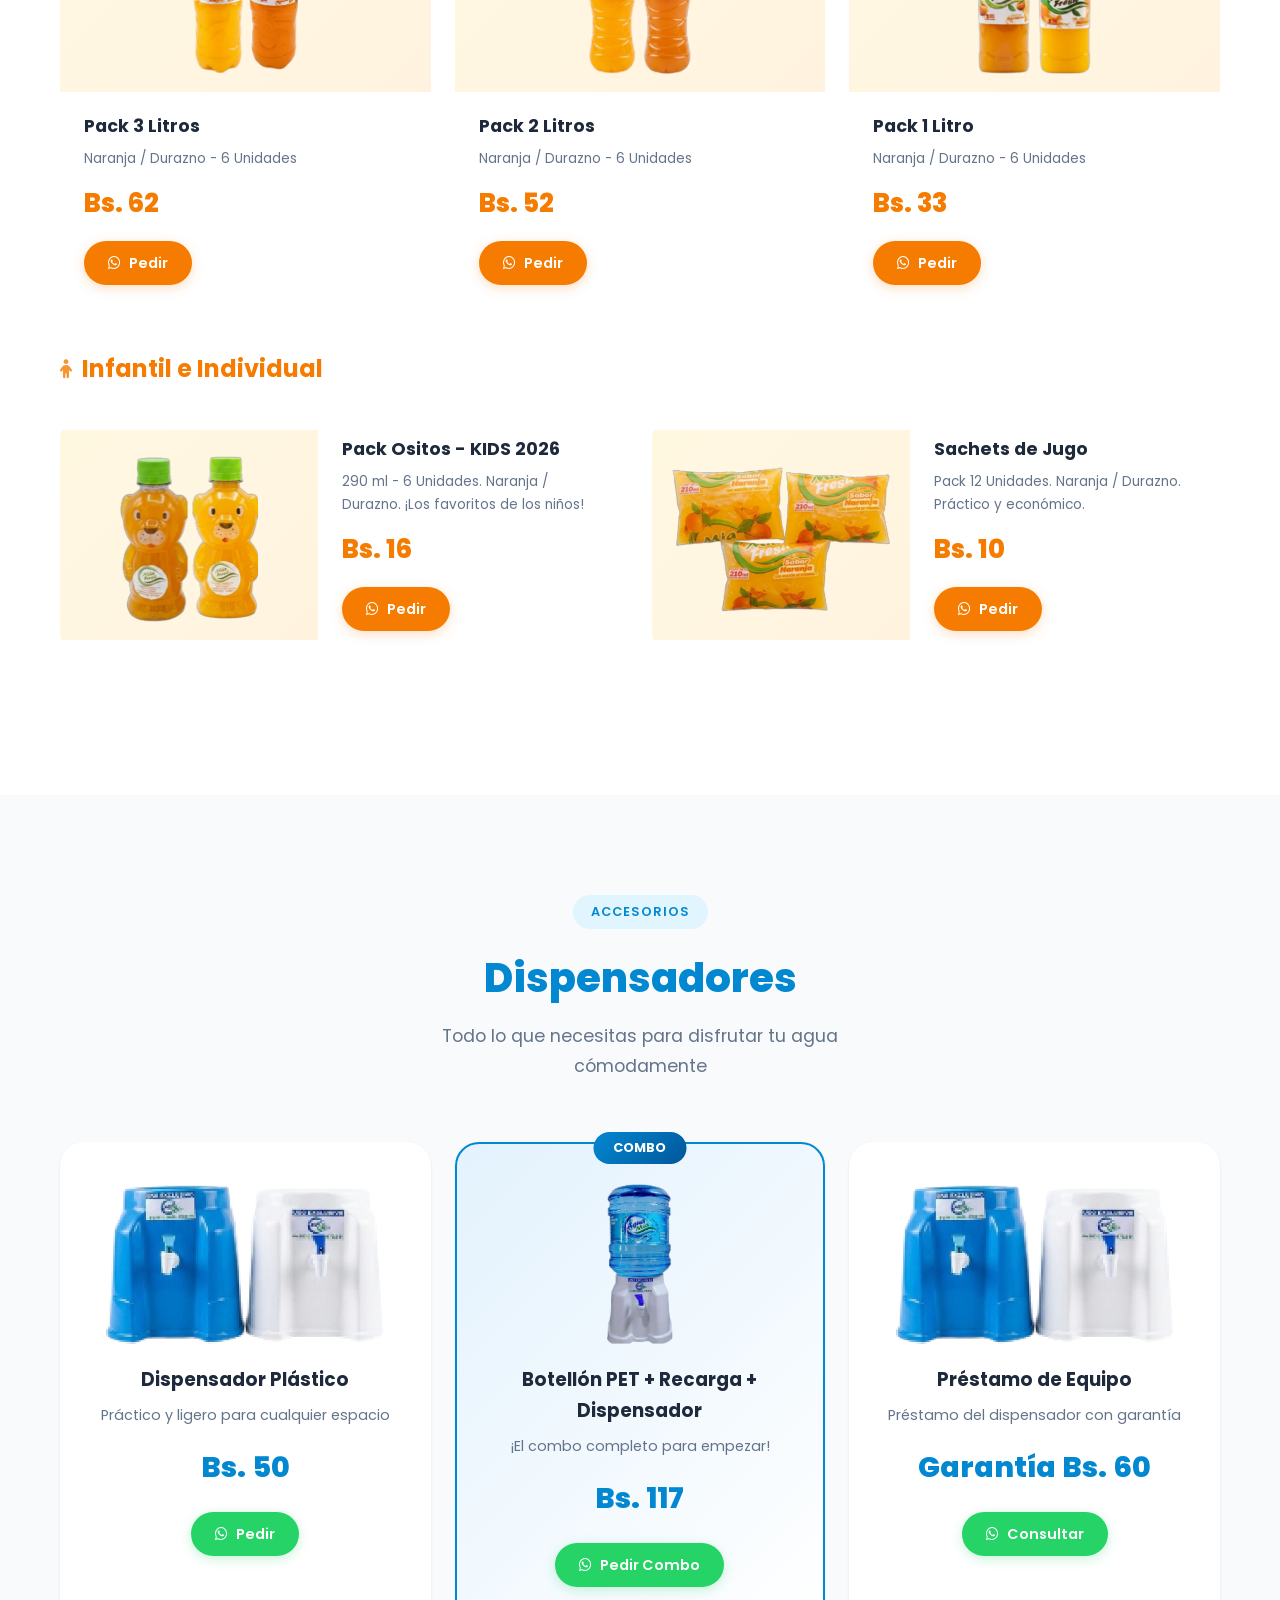
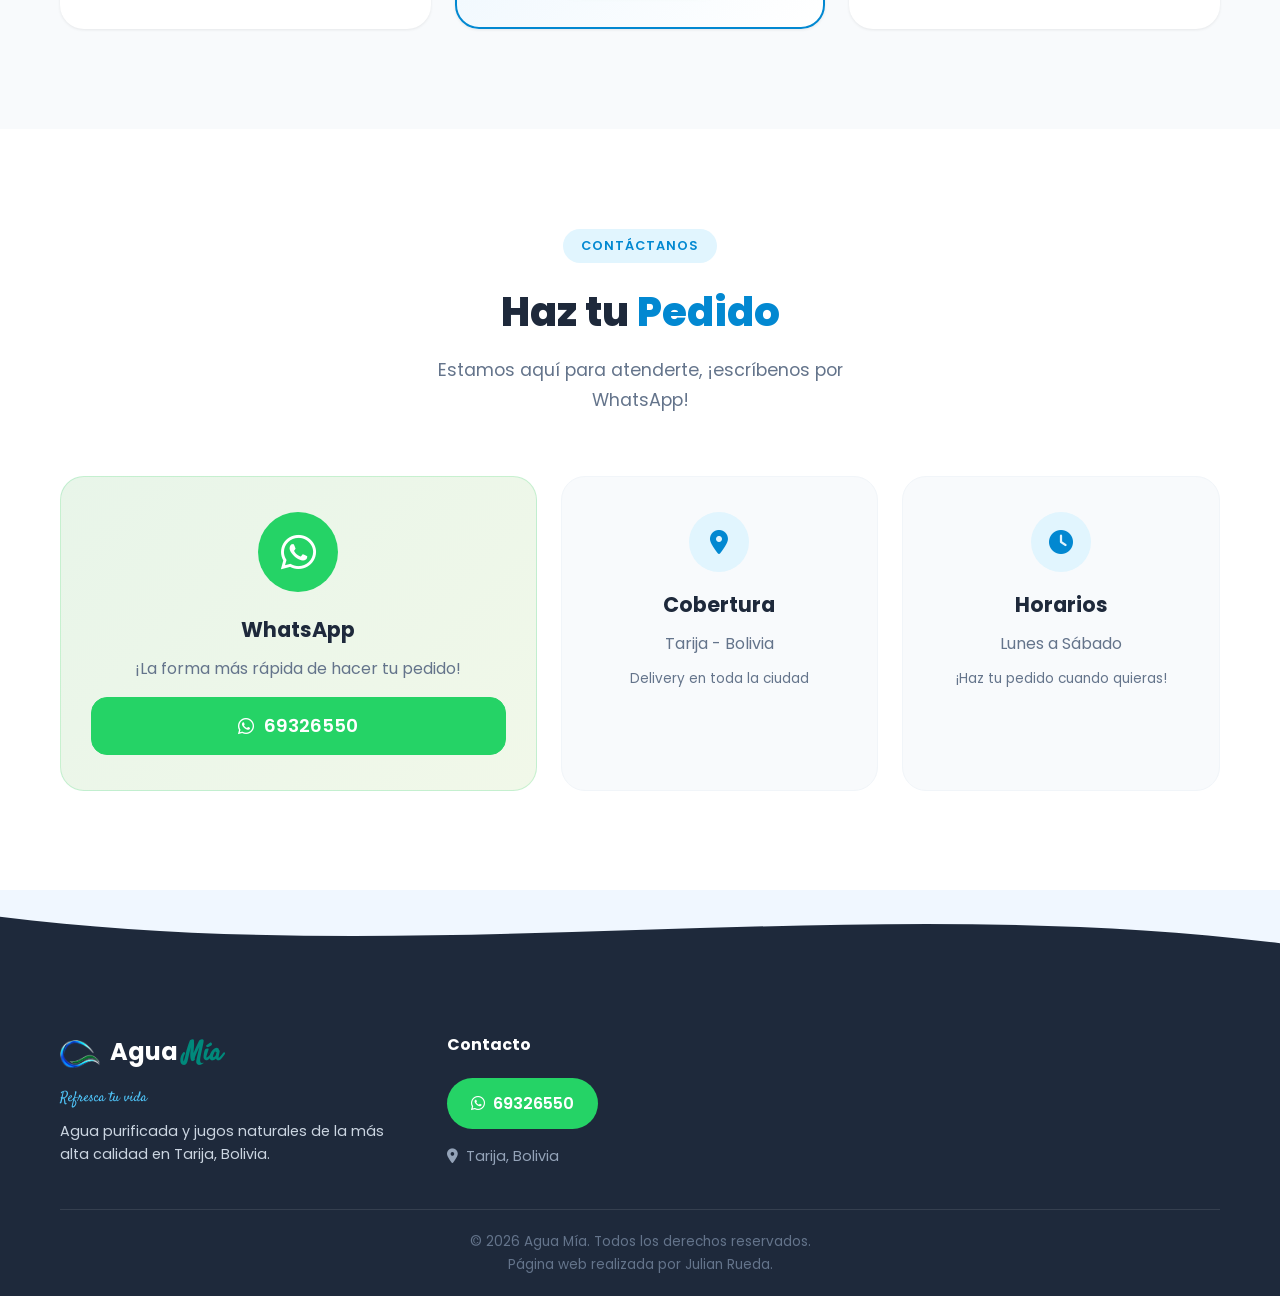
<file: catalogo.html>
<!DOCTYPE html>
<html lang="es">
<head>
    <meta charset="UTF-8">
    <meta name="viewport" content="width=device-width, initial-scale=1.0">
    <title>Catálogo - Agua Mía | Tarija, Bolivia</title>
    <meta name="description" content="Catálogo de productos Agua Mía - Agua purificada, jugos naturales y dispensadores en Tarija, Bolivia. Pedidos por WhatsApp.">
    <link rel="icon" type="image/png" href="assets/img/logo.png">
    <link rel="preconnect" href="https://fonts.googleapis.com">
    <link rel="preconnect" href="https://fonts.gstatic.com" crossorigin>
    <link href="https://fonts.googleapis.com/css2?family=Poppins:wght@300;400;500;600;700;800;900&family=Satisfy&display=swap" rel="stylesheet">
    <link rel="stylesheet" href="https://cdnjs.cloudflare.com/ajax/libs/font-awesome/6.5.1/css/all.min.css">
    <link rel="stylesheet" href="assets/css/styles.css">
    <style>
        /* Forzar que la sección de productos empiece desde arriba */
        .products-start { padding-top: 90px; }
        .products-start .products-bg .wave-top { display: none; }
    </style>
</head>
<body>

    <!-- Navbar -->
    <nav class="navbar scrolled" id="navbar">
        <div class="container nav-container">
            <a href="index.html" class="nav-logo">
                <img src="assets/img/logo.png" alt="Agua Mía Logo">
                <span class="logo-text">Agua <em>Mía</em></span>
            </a>
            <button class="nav-toggle" id="navToggle" aria-label="Menú">
                <span></span><span></span><span></span>
            </button>
            <ul class="nav-menu" id="navMenu">
                <li><a href="index.html" class="nav-link">Inicio</a></li>
                <li><a href="#productos" class="nav-link active">Productos</a></li>
                <li><a href="#jugos" class="nav-link">Jugos</a></li>
                <li><a href="#dispensadores" class="nav-link">Dispensadores</a></li>
                <li><a href="#contacto" class="nav-link">Contacto</a></li>
                <li>
                    <a href="https://wa.me/59169326550?text=Hola%20Agua%20M%C3%ADa%2C%20quiero%20hacer%20un%20pedido" 
                       class="nav-btn" target="_blank" rel="noopener">
                        <i class="fab fa-whatsapp"></i> Pedir Ahora
                    </a>
                </li>
            </ul>
        </div>
    </nav>

    <!-- Products Section - Agua de Mesa -->
    <section class="section products products-start" id="productos">
        <div class="products-bg">
            <div class="wave-top">
                <svg viewBox="0 0 1440 120" preserveAspectRatio="none">
                    <path d="M0,60 C360,0 720,120 1080,60 C1260,30 1380,40 1440,60 L1440,0 L0,0 Z" fill="#ffffff"/>
                </svg>
            </div>
        </div>
        <div class="container">
            <div class="section-header light">
                <span class="section-tag">Catálogo 2026</span>
                <h2>Agua <span class="highlight-light">de Mesa</span></h2>
                <p class="section-desc light">La mejor agua para tu hogar y tu familia</p>
            </div>

            <!-- Botellones Retornables -->
            <h3 class="category-title"><i class="fas fa-recycle"></i> Botellones Retornables</h3>
            <div class="products-grid">
                <div class="product-card">
                    <div class="product-badge premium">Premium</div>
                    <div class="product-img">
                        <img src="assets/img/botellon-alcalino.png" alt="Botellón Alcalino 20L">
                    </div>
                    <div class="product-info">
                        <h4>Alcalino 20L</h4>
                        <p class="product-desc">Agua alcalina para un estilo de vida saludable</p>
                        <div class="product-price">Bs. 25</div>
                        <a data-pedido href="https://wa.me/59169326550?text=Hola%2C%20quiero%20pedir%20un%20Botell%C3%B3n%20Alcalino%2020L%20(Bs.%2025)" 
                           class="btn btn-whatsapp" target="_blank" rel="noopener">
                            <i class="fab fa-whatsapp"></i> Pedir
                        </a>
                    </div>
                </div>
                <div class="product-card">
                    <div class="product-badge popular">Popular</div>
                    <div class="product-img">
                        <img src="assets/img/botellon-clasico.png" alt="Botellón Clásico 20L">
                    </div>
                    <div class="product-info">
                        <h4>Clásico 20L</h4>
                        <p class="product-desc">El favorito de siempre, pura frescura</p>
                        <div class="product-price">Bs. 17</div>
                        <a data-pedido href="https://wa.me/59169326550?text=Hola%2C%20quiero%20pedir%20un%20Botell%C3%B3n%20Cl%C3%A1sico%2020L%20(Bs.%2017)" 
                           class="btn btn-whatsapp" target="_blank" rel="noopener">
                            <i class="fab fa-whatsapp"></i> Pedir
                        </a>
                    </div>
                </div>
                <div class="product-card">
                    <div class="product-img">
                        <img src="assets/img/botellon-mediano.png" alt="Botellón Mediano 10-12L">
                    </div>
                    <div class="product-info">
                        <h4>Mediano 10 y 12L</h4>
                        <p class="product-desc">Tamaño ideal para oficinas y hogares pequeños</p>
                        <div class="product-price">Bs. 11</div>
                        <a data-pedido href="https://wa.me/59169326550?text=Hola%2C%20quiero%20pedir%20un%20Botell%C3%B3n%20Mediano%2010-12L%20(Bs.%2011)" 
                           class="btn btn-whatsapp" target="_blank" rel="noopener">
                            <i class="fab fa-whatsapp"></i> Pedir
                        </a>
                    </div>
                </div>
            </div>

            <!-- Packs de Botellas -->
            <h3 class="category-title"><i class="fas fa-box"></i> Packs de Botellas</h3>
            <div class="products-grid three-cols">
                <div class="product-card">
                    <div class="product-img">
                        <img src="assets/img/pack-3litros.png" alt="Pack 3 Litros">
                    </div>
                    <div class="product-info">
                        <h4>Pack 3 Litros</h4>
                        <p class="product-desc">6 unidades</p>
                        <div class="product-price">Bs. 40</div>
                        <a data-pedido href="https://wa.me/59169326550?text=Hola%2C%20quiero%20pedir%20Pack%203%20Litros%20(Bs.%2040)" 
                           class="btn btn-whatsapp" target="_blank" rel="noopener">
                            <i class="fab fa-whatsapp"></i> Pedir
                        </a>
                    </div>
                </div>
                <div class="product-card">
                    <div class="product-badge popular">Popular</div>
                    <div class="product-img">
                        <img src="assets/img/pack-2litros.png" alt="Pack 2 Litros">
                    </div>
                    <div class="product-info">
                        <h4>Pack 2 Litros</h4>
                        <p class="product-desc">6 unidades</p>
                        <div class="product-price">Bs. 35</div>
                        <a data-pedido href="https://wa.me/59169326550?text=Hola%2C%20quiero%20pedir%20Pack%202%20Litros%20(Bs.%2035)" 
                           class="btn btn-whatsapp" target="_blank" rel="noopener">
                            <i class="fab fa-whatsapp"></i> Pedir
                        </a>
                    </div>
                </div>
                <div class="product-card">
                    <div class="product-img">
                        <img src="assets/img/pack-1litro.png" alt="Pack 1 Litro">
                    </div>
                    <div class="product-info">
                        <h4>Pack 1 Litro</h4>
                        <p class="product-desc">6 unidades</p>
                        <div class="product-price">Bs. 20</div>
                        <a data-pedido href="https://wa.me/59169326550?text=Hola%2C%20quiero%20pedir%20Pack%201%20Litro%20(Bs.%2020)" 
                           class="btn btn-whatsapp" target="_blank" rel="noopener">
                            <i class="fab fa-whatsapp"></i> Pedir
                        </a>
                    </div>
                </div>
            </div>

            <!-- Pack Personal y Sachets -->
            <div class="products-grid two-cols">
                <div class="product-card horizontal">
                    <div class="product-img">
                        <img src="assets/img/pack-personal.png" alt="Pack Personal 600ml">
                    </div>
                    <div class="product-info">
                        <h4>Pack Personal</h4>
                        <p class="product-desc">600 ml - 12 unidades. Perfecto para llevar contigo.</p>
                        <div class="product-price">Bs. 35</div>
                        <a data-pedido href="https://wa.me/59169326550?text=Hola%2C%20quiero%20pedir%20Pack%20Personal%20600ml%20(Bs.%2035)" 
                           class="btn btn-whatsapp" target="_blank" rel="noopener">
                            <i class="fab fa-whatsapp"></i> Pedir
                        </a>
                    </div>
                </div>
                <div class="product-card horizontal">
                    <div class="product-img">
                        <img src="assets/img/sachets-agua.png" alt="Sachets de Agua">
                    </div>
                    <div class="product-info">
                        <h4>Sachets de Agua</h4>
                        <p class="product-desc">26 unidades. Ideal para eventos y reuniones.</p>
                        <div class="product-price">Bs. 13</div>
                        <a data-pedido href="https://wa.me/59169326550?text=Hola%2C%20quiero%20pedir%20Sachets%20de%20Agua%20(Bs.%2013)" 
                           class="btn btn-whatsapp" target="_blank" rel="noopener">
                            <i class="fab fa-whatsapp"></i> Pedir
                        </a>
                    </div>
                </div>
            </div>

            <!-- Colores -->
            <div class="colors-banner">
                <div class="colors-text">
                    <h3>¡Elige el color que quieras!</h3>
                    <p>Nuestros botellones vienen en diferentes colores para que combines con tu estilo</p>
                    <div class="color-options">
                        <span class="color-dot" style="background: #2196F3;" title="Azul"></span>
                        <span class="color-dot" style="background: #4CAF50;" title="Verde"></span>
                        <span class="color-dot" style="background: #E91E63;" title="Rosado"></span>
                        <span class="color-dot" style="background: #9C27B0;" title="Morado"></span>
                    </div>
                </div>
                <div class="colors-img">
                    <img src="assets/img/botellones-colores.png" alt="Botellones de colores">
                </div>
            </div>
        </div>
    </section>

    <!-- Jugos Section -->
    <section class="section jugos" id="jugos">
        <div class="container">
            <div class="section-header">
                <span class="section-tag orange">🍊 Mia Fresh</span>
                <h2>Jugos <span class="highlight-orange">100% Sabor Natural</span></h2>
                <p class="section-desc">Selección Natural - Naranja y Durazno</p>
            </div>

            <div class="jugos-showcase">
                <div class="jugos-hero-img">
                    <img src="assets/img/mia-fresh-banner.png" alt="Mia Fresh Jugos Naturales">
                </div>
            </div>

            <h3 class="category-title orange"><i class="fas fa-users"></i> Packs Familiares</h3>
            <div class="products-grid three-cols">
                <div class="product-card jugo-card">
                    <div class="product-img">
                        <img src="assets/img/jugo-botellas.png" alt="Pack 3 Litros Jugo">
                    </div>
                    <div class="product-info">
                        <h4>Pack 3 Litros</h4>
                        <p class="product-desc">Naranja / Durazno - 6 Unidades</p>
                        <div class="product-price orange">Bs. 62</div>
                        <a data-pedido href="https://wa.me/59169326550?text=Hola%2C%20quiero%20pedir%20Pack%20Jugo%203%20Litros%20(Bs.%2062)" 
                           class="btn btn-whatsapp-orange" target="_blank" rel="noopener">
                            <i class="fab fa-whatsapp"></i> Pedir
                        </a>
                    </div>
                </div>
                <div class="product-card jugo-card">
                    <div class="product-img">
                        <img src="assets/img/jugo-botellas2.png" alt="Pack 2 Litros Jugo">
                    </div>
                    <div class="product-info">
                        <h4>Pack 2 Litros</h4>
                        <p class="product-desc">Naranja / Durazno - 6 Unidades</p>
                        <div class="product-price orange">Bs. 52</div>
                        <a data-pedido href="https://wa.me/59169326550?text=Hola%2C%20quiero%20pedir%20Pack%20Jugo%202%20Litros%20(Bs.%2052)" 
                           class="btn btn-whatsapp-orange" target="_blank" rel="noopener">
                            <i class="fab fa-whatsapp"></i> Pedir
                        </a>
                    </div>
                </div>
                <div class="product-card jugo-card">
                    <div class="product-img">
                        <img src="assets/img/jugo-1litro.png" alt="Botellas de jugo Mía Fresh de 1 litro">
                    </div>
                    <div class="product-info">
                        <h4>Pack 1 Litro</h4>
                        <p class="product-desc">Naranja / Durazno - 6 Unidades</p>
                        <div class="product-price orange">Bs. 33</div>
                        <a data-pedido href="https://wa.me/59169326550?text=Hola%2C%20quiero%20pedir%20Pack%20Jugo%201%20Litro%20(Bs.%2033)" 
                           class="btn btn-whatsapp-orange" target="_blank" rel="noopener">
                            <i class="fab fa-whatsapp"></i> Pedir
                        </a>
                    </div>
                </div>
            </div>

            <h3 class="category-title orange"><i class="fas fa-child"></i> Infantil e Individual</h3>
            <div class="products-grid two-cols">
                <div class="product-card jugo-card horizontal">
                    <div class="product-img">
                        <img src="assets/img/jugo-osito.png" alt="Pack Ositos">
                    </div>
                    <div class="product-info">
                        <h4>Pack Ositos - KIDS 2026</h4>
                        <p class="product-desc">290 ml - 6 Unidades. Naranja / Durazno. ¡Los favoritos de los niños!</p>
                        <div class="product-price orange">Bs. 16</div>
                        <a data-pedido href="https://wa.me/59169326550?text=Hola%2C%20quiero%20pedir%20Pack%20Ositos%20Kids%20(Bs.%2016)" 
                           class="btn btn-whatsapp-orange" target="_blank" rel="noopener">
                            <i class="fab fa-whatsapp"></i> Pedir
                        </a>
                    </div>
                </div>
                <div class="product-card jugo-card horizontal">
                    <div class="product-img">
                        <img src="assets/img/sachets-jugo.png" alt="Sachets de jugo Mía Fresh">
                    </div>
                    <div class="product-info">
                        <h4>Sachets de Jugo</h4>
                        <p class="product-desc">Pack 12 Unidades. Naranja / Durazno. Práctico y económico.</p>
                        <div class="product-price orange">Bs. 10</div>
                        <a data-pedido href="https://wa.me/59169326550?text=Hola%2C%20quiero%20pedir%20Sachets%20de%20Jugo%20(Bs.%2010)" 
                           class="btn btn-whatsapp-orange" target="_blank" rel="noopener">
                            <i class="fab fa-whatsapp"></i> Pedir
                        </a>
                    </div>
                </div>
            </div>
        </div>
    </section>

    <!-- Dispensadores Section -->
    <section class="section dispensadores" id="dispensadores">
        <div class="container">
            <div class="section-header">
                <span class="section-tag">Accesorios</span>
                <h2><span class="highlight">Dispensadores</span></h2>
                <p class="section-desc">Todo lo que necesitas para disfrutar tu agua cómodamente</p>
            </div>
            <div class="dispensadores-grid">
                <div class="dispensador-card">
                    <img class="dispensador-foto" src="assets/img/dispensador-plastico.png" alt="Dispensadores plásticos azul y blanco">
                    <h4>Dispensador Plástico</h4>
                    <p>Práctico y ligero para cualquier espacio</p>
                    <div class="dispensador-price">Bs. 50</div>
                    <a data-pedido href="https://wa.me/59169326550?text=Hola%2C%20quiero%20pedir%20un%20Dispensador%20Pl%C3%A1stico%20(Bs.%2050)" 
                       class="btn btn-whatsapp" target="_blank" rel="noopener">
                        <i class="fab fa-whatsapp"></i> Pedir
                    </a>
                </div>
                <div class="dispensador-card featured">
                    <div class="dispensador-badge">Combo</div>
                    <img class="dispensador-foto" src="assets/img/dispensador-combo.png" alt="Botellón PET montado sobre el dispensador blanco">
                    <h4>Botellón PET + Recarga + Dispensador</h4>
                    <p>¡El combo completo para empezar!</p>
                    <div class="dispensador-price">Bs. 117</div>
                    <a data-pedido href="https://wa.me/59169326550?text=Hola%2C%20quiero%20el%20combo%20Botell%C3%B3n%20%2B%20Recarga%20%2B%20Dispensador%20(Bs.%20117)" 
                       class="btn btn-whatsapp" target="_blank" rel="noopener">
                        <i class="fab fa-whatsapp"></i> Pedir Combo
                    </a>
                </div>
                <div class="dispensador-card">
                    <img class="dispensador-foto" src="assets/img/dispensador-plastico.png" alt="Modelo de dispensador plástico disponible en préstamo">
                    <h4>Préstamo de Equipo</h4>
                    <p>Préstamo del dispensador con garantía</p>
                    <div class="dispensador-price">Garantía Bs. 60</div>
                    <a href="https://wa.me/59169326550?text=Hola%2C%20quiero%20consultar%20sobre%20el%20pr%C3%A9stamo%20de%20equipo" 
                       class="btn btn-whatsapp" target="_blank" rel="noopener">
                        <i class="fab fa-whatsapp"></i> Consultar
                    </a>
                </div>
            </div>
        </div>
    </section>

    <!-- Contact Section -->
    <section class="section contact" id="contacto">
        <div class="container">
            <div class="section-header">
                <span class="section-tag">Contáctanos</span>
                <h2>Haz tu <span class="highlight">Pedido</span></h2>
                <p class="section-desc">Estamos aquí para atenderte, ¡escríbenos por WhatsApp!</p>
            </div>
            <div class="contact-grid">
                <div class="contact-card whatsapp-main">
                    <div class="contact-icon-big">
                        <i class="fab fa-whatsapp"></i>
                    </div>
                    <h3>WhatsApp</h3>
                    <p>¡La forma más rápida de hacer tu pedido!</p>
                    <div class="phone-numbers">
                        <a href="https://wa.me/59169326550?text=Hola%20Agua%20M%C3%ADa%2C%20quiero%20hacer%20un%20pedido" 
                           class="phone-link main" target="_blank" rel="noopener">
                            <i class="fab fa-whatsapp"></i> 69326550
                        </a>
                    </div>
                </div>
                <div class="contact-card">
                    <div class="contact-icon">
                        <i class="fas fa-map-marker-alt"></i>
                    </div>
                    <h3>Cobertura</h3>
                    <p>Tarija - Bolivia</p>
                    <p class="contact-detail">Delivery en toda la ciudad</p>
                </div>
                <div class="contact-card">
                    <div class="contact-icon">
                        <i class="fas fa-clock"></i>
                    </div>
                    <h3>Horarios</h3>
                    <p>Lunes a Sábado</p>
                    <p class="contact-detail">¡Haz tu pedido cuando quieras!</p>
                </div>
            </div>
        </div>
    </section>

    <!-- Footer -->
    <footer class="footer">
        <div class="footer-wave">
            <svg viewBox="0 0 1440 120" preserveAspectRatio="none">
                <path d="M0,40 C480,120 960,0 1440,80 L1440,0 L0,0 Z" fill="#f0f7ff"/>
            </svg>
        </div>
        <div class="container">
            <div class="footer-content">
                <div class="footer-brand">
                    <div class="footer-logo">
                        <img src="assets/img/logo.png" alt="Agua Mía">
                        <span class="logo-text">Agua <em>Mía</em></span>
                    </div>
                    <p class="font-script footer-slogan">Refresca tu vida</p>
                    <p>Agua purificada y jugos naturales de la más alta calidad en Tarija, Bolivia.</p>
                </div>
                <div class="footer-contact">
                    <h4>Contacto</h4>
                    <a href="https://wa.me/59169326550?text=Hola%20Agua%20M%C3%ADa" 
                       class="btn btn-whatsapp-footer" target="_blank" rel="noopener">
                        <i class="fab fa-whatsapp"></i> 69326550
                    </a>
                    <p><i class="fas fa-map-marker-alt"></i> Tarija, Bolivia</p>
                </div>
            </div>
            <div class="footer-bottom">
                <p>&copy; 2026 Agua Mía. Todos los derechos reservados.</p>
                <p>Página web realizada por Julian Rueda.</p>
            </div>
        </div>
    </footer>

    <!-- Floating WhatsApp Button -->
    <a href="https://wa.me/59169326550?text=Hola%20Agua%20M%C3%ADa%2C%20quiero%20hacer%20un%20pedido" 
       class="whatsapp-float" target="_blank" rel="noopener" title="Escríbenos por WhatsApp">
        <i class="fab fa-whatsapp"></i>
        <span class="whatsapp-tooltip">¡Haz tu pedido!</span>
    </a>

    <!-- Back to Top -->
    <button class="back-to-top" id="backToTop" aria-label="Volver arriba">
        <i class="fas fa-chevron-up"></i>
    </button>

    <dialog id="pedido" class="pedido" aria-labelledby="pedido-titulo">
        <form method="dialog">
            <button class="pedido-cerrar" aria-label="Cerrar pedido">×</button>
        </form>
        <h2 id="pedido-titulo">Tu pedido</h2>
        <img class="pedido-foto" alt="">
        <p class="pedido-mensaje"></p>
        <p class="pedido-ayuda" aria-live="polite"></p>
        <div class="pedido-acciones">
            <button type="button" class="btn btn-primary" id="pedido-compartir" hidden>Compartir pedido con foto</button>
            <a class="pedido-descarga" download>Descargar foto</a>
            <a class="btn btn-whatsapp" id="pedido-chat" target="_blank" rel="noopener">Abrir chat con Agua Mía</a>
        </div>
    </dialog>
    <script src="assets/js/main.js"></script>
    <script src="assets/js/pedidos.js"></script>
</body>
</html>
</file>
<file: assets/css/styles.css>
/* ===================================
   AGUA MÍA - Modern Website Styles
   Tarija, Bolivia - 2026
   =================================== */

/* --- CSS Variables --- */
:root {
    --primary: #0288d1;
    --primary-dark: #01579b;
    --primary-light: #4fc3f7;
    --primary-bg: #e1f5fe;
    --accent: #00897b;
    --accent-light: #4db6ac;
    --white: #ffffff;
    --black: #1a1a2e;
    --gray-50: #f8fafc;
    --gray-100: #f1f5f9;
    --gray-200: #e2e8f0;
    --gray-300: #cbd5e1;
    --gray-400: #94a3b8;
    --gray-500: #64748b;
    --gray-600: #475569;
    --gray-700: #334155;
    --gray-800: #1e293b;
    --orange: #f57c00;
    --orange-light: #ffb74d;
    --orange-bg: #fff3e0;
    --green-whatsapp: #25d366;
    --green-whatsapp-hover: #128c7e;
    --shadow-sm: 0 1px 3px rgba(0,0,0,0.08);
    --shadow-md: 0 4px 20px rgba(0,0,0,0.1);
    --shadow-lg: 0 10px 40px rgba(0,0,0,0.12);
    --shadow-xl: 0 20px 60px rgba(0,0,0,0.15);
    --radius-sm: 8px;
    --radius-md: 16px;
    --radius-lg: 24px;
    --radius-xl: 32px;
    --radius-full: 9999px;
    --transition: all 0.3s cubic-bezier(0.4, 0, 0.2, 1);
    --font-main: 'Poppins', -apple-system, BlinkMacSystemFont, sans-serif;
    --font-script: 'Satisfy', cursive;
}

/* --- Reset & Base --- */
*, *::before, *::after {
    margin: 0;
    padding: 0;
    box-sizing: border-box;
}

html {
    scroll-behavior: smooth;
    scroll-padding-top: 80px;
}

body {
    font-family: var(--font-main);
    color: var(--gray-700);
    background: var(--white);
    line-height: 1.7;
    overflow-x: hidden;
}

.container {
    max-width: 1200px;
    margin: 0 auto;
    padding: 0 20px;
}

img {
    max-width: 100%;
    height: auto;
    display: block;
}

a {
    text-decoration: none;
    color: inherit;
    transition: var(--transition);
}

.font-script {
    font-family: var(--font-script);
}

.highlight {
    color: var(--primary);
}

.highlight-light {
    color: var(--primary-light);
}

.highlight-orange {
    color: var(--orange);
}

/* --- Preloader --- */
#preloader {
    position: fixed;
    top: 0;
    left: 0;
    width: 100%;
    height: 100%;
    background: linear-gradient(135deg, var(--primary-bg) 0%, var(--white) 100%);
    display: flex;
    align-items: center;
    justify-content: center;
    z-index: 10000;
    transition: opacity 0.6s ease, visibility 0.6s ease;
}

#preloader.hidden {
    opacity: 0;
    visibility: hidden;
}

.loader {
    text-align: center;
}

.loader-logo {
    width: 80px;
    height: auto;
    animation: pulse 1.5s infinite;
    margin: 0 auto 20px;
}

.loader-wave {
    display: flex;
    gap: 4px;
    justify-content: center;
}

.loader-wave span {
    width: 6px;
    height: 30px;
    background: var(--primary);
    border-radius: 3px;
    animation: wave 1.2s infinite ease-in-out;
}

.loader-wave span:nth-child(2) { animation-delay: 0.1s; }
.loader-wave span:nth-child(3) { animation-delay: 0.2s; }
.loader-wave span:nth-child(4) { animation-delay: 0.3s; }
.loader-wave span:nth-child(5) { animation-delay: 0.4s; }

@keyframes wave {
    0%, 100% { transform: scaleY(0.5); opacity: 0.5; }
    50% { transform: scaleY(1); opacity: 1; }
}

@keyframes pulse {
    0%, 100% { transform: scale(1); }
    50% { transform: scale(1.1); }
}

/* --- Navbar --- */
.navbar {
    position: fixed;
    top: 0;
    left: 0;
    width: 100%;
    z-index: 1000;
    padding: 15px 0;
    transition: var(--transition);
    background: transparent;
}

.navbar.scrolled {
    background: rgba(255, 255, 255, 0.95);
    backdrop-filter: blur(20px);
    -webkit-backdrop-filter: blur(20px);
    padding: 8px 0;
    box-shadow: var(--shadow-md);
}

.nav-container {
    display: flex;
    align-items: center;
    justify-content: space-between;
}

.nav-logo {
    display: flex;
    align-items: center;
    gap: 10px;
    z-index: 1001;
}

.nav-logo img {
    width: 45px;
    height: auto;
}

.logo-text {
    font-size: 1.5rem;
    font-weight: 700;
    color: var(--primary-dark);
}

.logo-text em {
    font-family: var(--font-script);
    color: var(--accent);
    font-style: normal;
    font-size: 1.7rem;
}

.nav-menu {
    display: flex;
    align-items: center;
    gap: 5px;
    list-style: none;
}

.nav-link {
    padding: 8px 16px;
    border-radius: var(--radius-full);
    font-size: 0.9rem;
    font-weight: 500;
    color: var(--gray-600);
    transition: var(--transition);
}

.nav-link:hover,
.nav-link.active {
    color: var(--primary);
    background: var(--primary-bg);
}

.nav-btn {
    display: inline-flex;
    align-items: center;
    gap: 8px;
    padding: 10px 24px;
    background: var(--green-whatsapp);
    color: var(--white) !important;
    border-radius: var(--radius-full);
    font-weight: 600;
    font-size: 0.9rem;
    box-shadow: 0 4px 15px rgba(37, 211, 102, 0.3);
    transition: var(--transition);
}

.nav-btn:hover {
    background: var(--green-whatsapp-hover);
    transform: translateY(-2px);
    box-shadow: 0 6px 20px rgba(37, 211, 102, 0.4);
}

/* Mobile Nav Toggle */
.nav-toggle {
    display: none;
    flex-direction: column;
    gap: 5px;
    background: none;
    border: none;
    cursor: pointer;
    padding: 5px;
    z-index: 1001;
}

.nav-toggle span {
    width: 25px;
    height: 3px;
    background: var(--gray-700);
    border-radius: 3px;
    transition: var(--transition);
}

.nav-toggle.active span:nth-child(1) {
    transform: rotate(45deg) translate(6px, 5px);
}

.nav-toggle.active span:nth-child(2) {
    opacity: 0;
}

.nav-toggle.active span:nth-child(3) {
    transform: rotate(-45deg) translate(6px, -5px);
}

/* --- Buttons --- */
.btn {
    display: inline-flex;
    align-items: center;
    gap: 8px;
    padding: 12px 28px;
    border-radius: var(--radius-full);
    font-weight: 600;
    font-size: 0.95rem;
    cursor: pointer;
    border: none;
    transition: var(--transition);
    text-align: center;
    justify-content: center;
}

.btn-lg {
    padding: 16px 36px;
    font-size: 1.05rem;
}

.btn-primary {
    background: linear-gradient(135deg, var(--primary) 0%, var(--primary-dark) 100%);
    color: var(--white);
    box-shadow: 0 4px 20px rgba(2, 136, 209, 0.3);
}

.btn-primary:hover {
    transform: translateY(-3px);
    box-shadow: 0 8px 30px rgba(2, 136, 209, 0.4);
}

.btn-outline {
    background: transparent;
    color: var(--primary);
    border: 2px solid var(--primary);
}

.btn-outline:hover {
    background: var(--primary);
    color: var(--white);
    transform: translateY(-3px);
}

.btn-whatsapp {
    background: var(--green-whatsapp);
    color: var(--white);
    padding: 10px 24px;
    font-size: 0.9rem;
    box-shadow: 0 3px 12px rgba(37, 211, 102, 0.25);
}

.btn-whatsapp:hover {
    background: var(--green-whatsapp-hover);
    transform: translateY(-2px);
    box-shadow: 0 6px 20px rgba(37, 211, 102, 0.35);
    color: var(--white);
}

.btn-whatsapp-orange {
    background: var(--orange);
    color: var(--white);
    padding: 10px 24px;
    font-size: 0.9rem;
    box-shadow: 0 3px 12px rgba(245, 124, 0, 0.25);
}

.btn-whatsapp-orange:hover {
    background: #e65100;
    transform: translateY(-2px);
    box-shadow: 0 6px 20px rgba(245, 124, 0, 0.35);
    color: var(--white);
}

/* --- Hero Section --- */
.hero {
    position: relative;
    min-height: 100vh;
    display: flex;
    align-items: center;
    overflow: hidden;
    padding: 100px 0 60px;
}

.hero-bg {
    position: absolute;
    inset: 0;
    background: linear-gradient(135deg, #e3f2fd 0%, #bbdefb 30%, #e1f5fe 60%, #f0f7ff 100%);
    z-index: 0;
}

.wave-bottom {
    position: absolute;
    bottom: -1px;
    left: 0;
    width: 100%;
    z-index: 1;
}

.wave-bottom svg {
    display: block;
    width: 100%;
    height: 80px;
}

/* Bubbles */
.bubble {
    position: absolute;
    border-radius: 50%;
    background: radial-gradient(circle at 30% 30%, rgba(255,255,255,0.8), rgba(79,195,247,0.2));
    border: 1px solid rgba(255,255,255,0.4);
    animation: float-bubble linear infinite;
    z-index: 0;
}

.bubble-1 { width: 60px; height: 60px; left: 10%; top: 60%; animation-duration: 8s; }
.bubble-2 { width: 40px; height: 40px; left: 25%; top: 70%; animation-duration: 10s; animation-delay: 1s; }
.bubble-3 { width: 80px; height: 80px; right: 15%; top: 50%; animation-duration: 12s; animation-delay: 2s; }
.bubble-4 { width: 30px; height: 30px; right: 30%; top: 75%; animation-duration: 7s; animation-delay: 0.5s; }
.bubble-5 { width: 50px; height: 50px; left: 50%; top: 65%; animation-duration: 9s; animation-delay: 3s; }
.bubble-6 { width: 25px; height: 25px; left: 70%; top: 80%; animation-duration: 11s; animation-delay: 1.5s; }

@keyframes float-bubble {
    0% { transform: translateY(0) scale(1); opacity: 0.6; }
    50% { transform: translateY(-200px) scale(1.1); opacity: 0.8; }
    100% { transform: translateY(-400px) scale(0.8); opacity: 0; }
}

.hero-content {
    display: grid;
    grid-template-columns: 1fr 1fr;
    gap: 60px;
    align-items: center;
    position: relative;
    z-index: 2;
}

.hero-badge {
    display: inline-block;
    background: rgba(255,255,255,0.9);
    padding: 8px 20px;
    border-radius: var(--radius-full);
    font-size: 0.85rem;
    font-weight: 600;
    color: var(--accent);
    margin-bottom: 20px;
    box-shadow: var(--shadow-sm);
    backdrop-filter: blur(10px);
}

.hero-text h1 {
    font-size: 3.2rem;
    font-weight: 800;
    line-height: 1.15;
    color: var(--gray-800);
    margin-bottom: 10px;
}

.hero-subtitle {
    font-size: 2.5rem;
    color: var(--accent);
    margin-bottom: 15px;
}

.hero-desc {
    font-size: 1.1rem;
    color: var(--gray-500);
    margin-bottom: 30px;
    max-width: 480px;
}

.hero-actions {
    display: flex;
    gap: 15px;
    flex-wrap: wrap;
    margin-bottom: 40px;
}

.hero-stats {
    display: flex;
    gap: 40px;
}

.stat {
    text-align: center;
}

.stat-number {
    font-size: 2rem;
    font-weight: 800;
    color: var(--primary-dark);
    display: inline;
}

.stat-plus {
    font-size: 1.5rem;
    font-weight: 700;
    color: var(--primary);
}

.stat-label {
    display: block;
    font-size: 0.8rem;
    color: var(--gray-400);
    font-weight: 500;
}

.hero-image {
    display: flex;
    justify-content: center;
    align-items: center;
}

.hero-img-wrapper {
    position: relative;
}

.hero-bottle {
    max-height: 500px;
    filter: drop-shadow(0 20px 60px rgba(2,136,209,0.25));
}

.floating {
    animation: floating 4s ease-in-out infinite;
}

@keyframes floating {
    0%, 100% { transform: translateY(0px); }
    50% { transform: translateY(-20px); }
}

/* --- Section Base --- */
.section {
    padding: 100px 0;
    position: relative;
}

.section-header {
    text-align: center;
    margin-bottom: 60px;
}

.section-tag {
    display: inline-block;
    background: var(--primary-bg);
    color: var(--primary);
    padding: 6px 18px;
    border-radius: var(--radius-full);
    font-size: 0.8rem;
    font-weight: 600;
    text-transform: uppercase;
    letter-spacing: 1px;
    margin-bottom: 15px;
}

.section-tag.orange {
    background: var(--orange-bg);
    color: var(--orange);
}

.section-header h2 {
    font-size: 2.5rem;
    font-weight: 800;
    color: var(--gray-800);
    margin-bottom: 10px;
}

.section-header.light h2 {
    color: var(--white);
}

.section-desc {
    font-size: 1.1rem;
    color: var(--gray-500);
    max-width: 500px;
    margin: 0 auto;
}

.section-desc.light {
    color: rgba(255,255,255,0.8);
}

/* --- About / Features --- */
.about {
    background: var(--gray-50);
}

.features-grid {
    display: grid;
    grid-template-columns: repeat(4, 1fr);
    gap: 24px;
    margin-bottom: 50px;
}

.feature-card {
    background: var(--white);
    padding: 35px 25px;
    border-radius: var(--radius-lg);
    text-align: center;
    box-shadow: var(--shadow-sm);
    transition: var(--transition);
    border: 1px solid var(--gray-100);
}

.feature-card:hover {
    transform: translateY(-8px);
    box-shadow: var(--shadow-lg);
    border-color: var(--primary-light);
}

.feature-icon {
    width: 70px;
    height: 70px;
    border-radius: var(--radius-md);
    background: linear-gradient(135deg, var(--primary-bg) 0%, #bbdefb 100%);
    display: flex;
    align-items: center;
    justify-content: center;
    margin: 0 auto 20px;
    font-size: 1.5rem;
    color: var(--primary);
    transition: var(--transition);
}

.feature-card:hover .feature-icon {
    background: linear-gradient(135deg, var(--primary) 0%, var(--primary-dark) 100%);
    color: var(--white);
    transform: scale(1.1);
}

.feature-card h3 {
    font-size: 1.1rem;
    font-weight: 700;
    color: var(--gray-800);
    margin-bottom: 10px;
}

.feature-card p {
    font-size: 0.9rem;
    color: var(--gray-500);
    line-height: 1.6;
}

/* Values Banner */
.values-banner {
    display: flex;
    align-items: center;
    justify-content: center;
    gap: 30px;
    background: linear-gradient(135deg, var(--primary) 0%, var(--primary-dark) 100%);
    padding: 25px 40px;
    border-radius: var(--radius-lg);
    color: var(--white);
}

.value-item {
    display: flex;
    align-items: center;
    gap: 10px;
    font-weight: 700;
    font-size: 1rem;
    letter-spacing: 1px;
}

.value-item i {
    font-size: 1.3rem;
}

.value-divider {
    font-size: 1.5rem;
    opacity: 0.5;
}

/* --- Products Section --- */
.products {
    background: linear-gradient(180deg, #01579b 0%, #0277bd 50%, #0288d1 100%);
    padding-top: 140px;
}

.products-bg {
    position: absolute;
    top: 0;
    left: 0;
    width: 100%;
}

.wave-top svg {
    display: block;
    width: 100%;
    height: 80px;
}

.category-title {
    color: var(--white);
    font-size: 1.5rem;
    font-weight: 700;
    margin-bottom: 25px;
    display: flex;
    align-items: center;
    gap: 10px;
}

.category-title.orange {
    color: var(--orange);
}

.category-title i {
    font-size: 1.2rem;
    opacity: 0.8;
}

.products-grid {
    display: grid;
    grid-template-columns: repeat(auto-fit, minmax(250px, 1fr));
    gap: 24px;
    margin-bottom: 40px;
}

.products-grid.four-cols {
    grid-template-columns: repeat(4, 1fr);
}

.products-grid.two-cols {
    grid-template-columns: repeat(2, 1fr);
}

.products-grid.three-cols {
    grid-template-columns: repeat(3, 1fr);
}

.product-card {
    background: rgba(255, 255, 255, 0.95);
    border-radius: var(--radius-lg);
    overflow: hidden;
    transition: var(--transition);
    position: relative;
    backdrop-filter: blur(10px);
}

.product-card:hover {
    transform: translateY(-8px);
    box-shadow: var(--shadow-xl);
}

.product-card.horizontal {
    display: grid;
    grid-template-columns: 1fr 1.2fr;
    align-items: center;
}

.product-badge {
    position: absolute;
    top: 15px;
    right: 15px;
    padding: 5px 14px;
    border-radius: var(--radius-full);
    font-size: 0.75rem;
    font-weight: 700;
    text-transform: uppercase;
    letter-spacing: 0.5px;
    z-index: 2;
}

.product-badge.premium {
    background: linear-gradient(135deg, #ffd54f, #ff8f00);
    color: #fff;
}

.product-badge.popular {
    background: linear-gradient(135deg, var(--green-whatsapp), var(--accent));
    color: #fff;
}

.product-img {
    height: 210px;
    min-width: 0;
    padding: 26px 20px 18px;
    display: flex;
    align-items: center;
    justify-content: center;
    background: linear-gradient(135deg, #f0f9ff 0%, #e0f2fe 100%);
}

.product-img img {
    width: 100%;
    height: 100%;
    object-fit: contain;
    transition: var(--transition);
}

.product-card:hover .product-img img {
    transform: scale(1.08);
}

.product-info {
    padding: 20px 24px 24px;
}

.product-info h4 {
    font-size: 1.1rem;
    font-weight: 700;
    color: var(--gray-800);
    margin-bottom: 5px;
}

.product-desc {
    font-size: 0.85rem;
    color: var(--gray-500);
    margin-bottom: 12px;
}

.product-price {
    font-size: 1.6rem;
    font-weight: 800;
    color: var(--primary);
    margin-bottom: 15px;
}

.product-price.orange {
    color: var(--orange);
}

.pedido {
    position: fixed;
    margin: auto;
    width: min(25rem, calc(100% - 2rem));
    max-height: 90vh;
    max-height: 90dvh;
    overflow-y: auto;
    padding: 1.5rem;
    border: 0;
    border-radius: var(--radius-lg);
    box-shadow: var(--shadow-xl);
    color: var(--gray-800);
    text-align: center;
}

.pedido:not([open]), .pedido [hidden] { display: none; }
.pedido::backdrop { background: rgba(15, 32, 50, 0.65); }
.pedido h2 { margin: 0 2rem 1rem; font-size: 1.35rem; }
.pedido-cerrar {
    position: absolute;
    right: .5rem;
    top: .5rem;
    width: 2.75rem;
    height: 2.75rem;
    border: 0;
    border-radius: 50%;
    background: transparent;
    color: var(--gray-600);
    font-size: 1.6rem;
    cursor: pointer;
}

.pedido-foto {
    width: 100%;
    height: clamp(6rem, 22vh, 11rem);
    object-fit: contain;
    padding: .75rem;
    border-radius: var(--radius-md);
    background: var(--gray-50);
}

.pedido-mensaje { margin-top: 1rem; font-weight: 600; }
.pedido-ayuda { margin: .6rem 0 1rem; color: var(--gray-600); font-size: .9rem; }
.pedido-acciones { display: grid; gap: .6rem; }
.pedido-acciones button { font-family: inherit; }
.pedido-descarga { padding: .35rem; color: var(--primary-dark); text-decoration: underline; }

/* --- Colors Banner --- */
.colors-banner {
    display: grid;
    grid-template-columns: 1fr 1fr;
    gap: 40px;
    align-items: center;
    background: rgba(255,255,255,0.1);
    backdrop-filter: blur(10px);
    border: 1px solid rgba(255,255,255,0.2);
    border-radius: var(--radius-xl);
    padding: 40px;
    margin-top: 20px;
}

.colors-text h3 {
    font-size: 1.8rem;
    font-weight: 800;
    color: var(--white);
    margin-bottom: 10px;
}

.colors-text p {
    color: rgba(255,255,255,0.7);
    margin-bottom: 20px;
}

.color-options {
    display: flex;
    gap: 12px;
}

.color-dot {
    width: 40px;
    height: 40px;
    border-radius: 50%;
    border: 3px solid rgba(255,255,255,0.5);
    cursor: pointer;
    transition: var(--transition);
}

.color-dot:hover {
    transform: scale(1.2);
    border-color: white;
    box-shadow: 0 0 20px rgba(255,255,255,0.3);
}

.colors-img img {
    max-height: 300px;
    margin: 0 auto;
    border-radius: var(--radius-lg);
}

/* --- Jugos Section --- */
.jugos {
    background: var(--white);
    padding: 100px 0;
}

.jugos-showcase {
    max-width: 640px;
    margin: 0 auto 50px;
    border-radius: var(--radius-xl);
    overflow: hidden;
    box-shadow: var(--shadow-lg);
}

.jugos-showcase img {
    width: 100%;
    display: block;
}

.jugo-card .product-img {
    background: linear-gradient(135deg, #fff8e1 0%, #fff3e0 100%);
}

.jugo-card .product-info h4 {
    color: var(--gray-800);
}

/* --- Catalog Gallery --- */
.catalog {
    background: var(--white);
    padding-bottom: 80px;
}

.catalog-grid {
    display: grid;
    grid-template-columns: repeat(auto-fit, minmax(250px, 1fr));
    gap: 20px;
    margin-top: 30px;
}

.catalog-grid img {
    width: 100%;
    height: auto;
    border-radius: var(--radius-md);
    box-shadow: var(--shadow-sm);
    transition: var(--transition);
    object-fit: contain;
}

.catalog-grid img:hover {
    transform: scale(1.02);
    box-shadow: var(--shadow-md);
}

.dispensadores {
    background: var(--gray-50);
}

.dispensadores-grid {
    display: grid;
    grid-template-columns: repeat(3, 1fr);
    gap: 24px;
}

.dispensador-card {
    background: var(--white);
    border-radius: var(--radius-lg);
    padding: 40px 30px;
    text-align: center;
    box-shadow: var(--shadow-sm);
    transition: var(--transition);
    border: 2px solid transparent;
    position: relative;
}

.dispensador-card:hover {
    transform: translateY(-8px);
    box-shadow: var(--shadow-lg);
    border-color: var(--primary-light);
}

.dispensador-card.featured {
    border-color: var(--primary);
    background: linear-gradient(135deg, #e3f2fd 0%, #ffffff 100%);
}

.dispensador-badge {
    position: absolute;
    top: -12px;
    left: 50%;
    transform: translateX(-50%);
    background: linear-gradient(135deg, var(--primary) 0%, var(--primary-dark) 100%);
    color: var(--white);
    padding: 5px 20px;
    border-radius: var(--radius-full);
    font-size: 0.8rem;
    font-weight: 700;
    text-transform: uppercase;
}

.dispensador-foto {
    width: 100%;
    height: 160px;
    object-fit: contain;
    margin: 0 auto 20px;
}

.dispensador-card h4 {
    font-size: 1.15rem;
    font-weight: 700;
    color: var(--gray-800);
    margin-bottom: 8px;
}

.dispensador-card p {
    font-size: 0.9rem;
    color: var(--gray-500);
    margin-bottom: 15px;
}

.dispensador-price {
    font-size: 1.8rem;
    font-weight: 800;
    color: var(--primary);
    margin-bottom: 20px;
}

/* --- Family CTA --- */
.family-cta {
    position: relative;
    min-height: 500px;
    display: flex;
    align-items: center;
    text-align: center;
    overflow: hidden;
}

.family-bg {
    position: absolute;
    inset: 0;
}

.family-bg img {
    width: 100%;
    height: 100%;
    object-fit: cover;
}

.family-overlay {
    position: absolute;
    inset: 0;
    background: linear-gradient(135deg, rgba(1,87,155,0.85) 0%, rgba(0,137,123,0.75) 100%);
}

.family-content {
    position: relative;
    z-index: 2;
    color: var(--white);
}

.family-content h2 {
    font-size: 3rem;
    font-weight: 800;
    margin-bottom: 10px;
}

.family-subtitle {
    font-size: 2rem;
    margin-bottom: 15px;
    opacity: 0.9;
}

.family-content p {
    font-size: 1.1rem;
    margin-bottom: 30px;
    opacity: 0.9;
}

/* --- Contact Section --- */
.contact {
    background: var(--white);
}

.contact-grid {
    display: grid;
    grid-template-columns: 1.5fr 1fr 1fr;
    gap: 24px;
}

.contact-card {
    background: var(--gray-50);
    border-radius: var(--radius-lg);
    padding: 35px 30px;
    text-align: center;
    transition: var(--transition);
    border: 1px solid var(--gray-100);
}

.contact-card:hover {
    transform: translateY(-5px);
    box-shadow: var(--shadow-md);
}

.contact-card.whatsapp-main {
    background: linear-gradient(135deg, #e8f5e9 0%, #f1f8e9 100%);
    border-color: rgba(37, 211, 102, 0.2);
}

.contact-icon-big {
    width: 80px;
    height: 80px;
    border-radius: 50%;
    background: var(--green-whatsapp);
    color: var(--white);
    display: flex;
    align-items: center;
    justify-content: center;
    margin: 0 auto 20px;
    font-size: 2.5rem;
}

.contact-icon {
    width: 60px;
    height: 60px;
    border-radius: 50%;
    background: var(--primary-bg);
    color: var(--primary);
    display: flex;
    align-items: center;
    justify-content: center;
    margin: 0 auto 15px;
    font-size: 1.5rem;
}

.contact-card h3 {
    font-size: 1.3rem;
    font-weight: 700;
    color: var(--gray-800);
    margin-bottom: 8px;
}

.contact-card p {
    color: var(--gray-500);
    margin-bottom: 10px;
}

.contact-detail {
    font-size: 0.85rem;
    color: var(--gray-400);
}

.phone-numbers {
    display: flex;
    flex-direction: column;
    gap: 10px;
    margin-top: 15px;
}

.phone-link {
    display: inline-flex;
    align-items: center;
    justify-content: center;
    gap: 10px;
    padding: 12px 20px;
    border-radius: var(--radius-md);
    font-weight: 600;
    font-size: 1rem;
    background: var(--white);
    color: var(--gray-700);
    border: 1px solid var(--gray-200);
    transition: var(--transition);
}

.phone-link:hover {
    border-color: var(--primary);
    color: var(--primary);
    transform: translateX(5px);
}

.phone-link.main {
    background: var(--green-whatsapp);
    color: var(--white);
    border-color: var(--green-whatsapp);
    font-size: 1.15rem;
}

.phone-link.main:hover {
    background: var(--green-whatsapp-hover);
    border-color: var(--green-whatsapp-hover);
    color: var(--white);
    transform: translateX(5px);
}

/* --- Footer --- */
.footer {
    background: var(--gray-800);
    color: var(--gray-300);
    padding-top: 0;
    position: relative;
}

.footer-wave {
    position: relative;
    top: -1px;
}

.footer-wave svg {
    display: block;
    width: 100%;
    height: 80px;
}

.footer-content {
    display: grid;
    grid-template-columns: 1.5fr 1fr 1fr 1fr;
    gap: 40px;
    padding: 60px 0 40px;
}

.footer-logo {
    display: flex;
    align-items: center;
    gap: 10px;
    margin-bottom: 10px;
}

.footer-logo img {
    width: 40px;
    filter: brightness(1.3);
}

.footer-logo .logo-text {
    color: var(--white);
}

.footer-slogan {
    font-size: 1.5rem;
    color: var(--primary-light);
    margin-bottom: 10px;
}

.footer-brand p {
    font-size: 0.9rem;
    line-height: 1.6;
}

.footer-links h4,
.footer-contact h4 {
    color: var(--white);
    font-size: 1rem;
    font-weight: 700;
    margin-bottom: 20px;
}

.footer-links ul {
    list-style: none;
}

.footer-links li {
    margin-bottom: 10px;
}

.footer-links a {
    font-size: 0.9rem;
    color: var(--gray-400);
    transition: var(--transition);
}

.footer-links a:hover {
    color: var(--primary-light);
    padding-left: 5px;
}

.btn-whatsapp-footer {
    display: inline-flex;
    align-items: center;
    gap: 8px;
    padding: 12px 24px;
    background: var(--green-whatsapp);
    color: var(--white);
    border-radius: var(--radius-full);
    font-weight: 600;
    font-size: 1rem;
    margin-bottom: 15px;
    transition: var(--transition);
}

.btn-whatsapp-footer:hover {
    background: var(--green-whatsapp-hover);
    transform: translateY(-2px);
    color: var(--white);
}

.footer-contact p {
    font-size: 0.9rem;
    color: var(--gray-400);
    display: flex;
    align-items: center;
    gap: 8px;
}

.footer-bottom {
    border-top: 1px solid rgba(255,255,255,0.1);
    padding: 20px 0;
    text-align: center;
    font-size: 0.85rem;
    color: var(--gray-500);
}

/* --- Floating WhatsApp --- */
.whatsapp-float {
    position: fixed;
    bottom: 25px;
    right: 25px;
    width: 60px;
    height: 60px;
    background: var(--green-whatsapp);
    border-radius: 50%;
    display: flex;
    align-items: center;
    justify-content: center;
    color: var(--white);
    font-size: 2rem;
    box-shadow: 0 4px 25px rgba(37, 211, 102, 0.4);
    z-index: 999;
    transition: var(--transition);
    animation: whatsapp-pulse 2s infinite;
}

.whatsapp-float:hover {
    transform: scale(1.1);
    box-shadow: 0 6px 35px rgba(37, 211, 102, 0.5);
    color: var(--white);
}

.whatsapp-tooltip {
    position: absolute;
    right: 70px;
    background: var(--white);
    color: var(--gray-700);
    padding: 8px 16px;
    border-radius: var(--radius-md);
    font-size: 0.85rem;
    font-weight: 600;
    white-space: nowrap;
    box-shadow: var(--shadow-md);
    opacity: 0;
    transform: translateX(10px);
    transition: var(--transition);
    pointer-events: none;
}

.whatsapp-float:hover .whatsapp-tooltip {
    opacity: 1;
    transform: translateX(0);
}

@keyframes whatsapp-pulse {
    0% { box-shadow: 0 0 0 0 rgba(37, 211, 102, 0.4); }
    70% { box-shadow: 0 0 0 20px rgba(37, 211, 102, 0); }
    100% { box-shadow: 0 0 0 0 rgba(37, 211, 102, 0); }
}

/* --- Back to Top --- */
.back-to-top {
    position: fixed;
    bottom: 100px;
    right: 30px;
    width: 45px;
    height: 45px;
    border-radius: 50%;
    background: var(--primary);
    color: var(--white);
    border: none;
    cursor: pointer;
    display: flex;
    align-items: center;
    justify-content: center;
    font-size: 1rem;
    box-shadow: var(--shadow-md);
    z-index: 998;
    opacity: 0;
    visibility: hidden;
    transform: translateY(20px);
    transition: var(--transition);
}

.back-to-top.visible {
    opacity: 1;
    visibility: visible;
    transform: translateY(0);
}

.back-to-top:hover {
    background: var(--primary-dark);
    transform: translateY(-3px);
}

/* --- Animations (Scroll) --- */
[data-aos] {
    opacity: 0;
    transform: translateY(30px);
    transition: all 0.6s cubic-bezier(0.4, 0, 0.2, 1);
}

[data-aos].visible {
    opacity: 1;
    transform: translateY(0);
}

/* ===================================
   RESPONSIVE DESIGN
   =================================== */

@media (max-width: 1024px) {
    .hero-text h1 { font-size: 2.5rem; }
    .hero-subtitle { font-size: 2rem; }
    .features-grid { grid-template-columns: repeat(2, 1fr); }
    .products-grid.four-cols { grid-template-columns: repeat(2, 1fr); }
    .contact-grid { grid-template-columns: 1fr; }
    .footer-content { grid-template-columns: repeat(2, 1fr); }
}

@media (max-width: 768px) {
    .nav-toggle {
        display: flex;
    }

    .nav-menu {
        position: fixed;
        top: 0;
        right: -100%;
        width: 80%;
        max-width: 350px;
        height: 100vh;
        background: var(--white);
        flex-direction: column;
        align-items: flex-start;
        padding: 100px 30px 30px;
        box-shadow: var(--shadow-xl);
        transition: right 0.4s cubic-bezier(0.4, 0, 0.2, 1);
        z-index: 1000;
        gap: 5px;
    }

    .nav-menu.active {
        right: 0;
    }

    .nav-link {
        width: 100%;
        padding: 12px 20px;
        font-size: 1rem;
    }

    .nav-btn {
        width: 100%;
        justify-content: center;
        margin-top: 10px;
    }

    .hero {
        padding: 100px 0 40px;
    }

    .hero-content {
        grid-template-columns: 1fr;
        gap: 30px;
        text-align: center;
    }

    .hero-text h1 { font-size: 2rem; }
    .hero-subtitle { font-size: 1.8rem; }
    .hero-desc { margin: 0 auto 25px; }
    .hero-actions { justify-content: center; }
    .hero-stats { justify-content: center; gap: 25px; }

    .hero-image { order: -1; }
    .hero-bottle { max-height: 280px; }

    .section { padding: 70px 0; }
    .section-header h2 { font-size: 2rem; }

    .features-grid { grid-template-columns: 1fr; gap: 15px; }
    .products-grid,
    .products-grid.three-cols,
    .products-grid.four-cols,
    .products-grid.two-cols { grid-template-columns: 1fr; }

    .product-card.horizontal {
        grid-template-columns: 1fr;
    }

    .colors-banner {
        grid-template-columns: 1fr;
        text-align: center;
        padding: 30px 20px;
    }

    .dispensadores-grid { grid-template-columns: 1fr; }

    .family-content h2 { font-size: 2rem; }
    .family-subtitle { font-size: 1.5rem; }

    .values-banner {
        flex-direction: column;
        gap: 15px;
        padding: 25px;
    }

    .value-divider { display: none; }

    .footer-content { grid-template-columns: 1fr; gap: 30px; }
}

@media (max-width: 480px) {
    .container { padding: 0 15px; }
    .hero-text h1 { font-size: 1.7rem; }
    .hero-actions { flex-direction: column; }
    .btn-lg { padding: 14px 28px; font-size: 0.95rem; }
    .hero-stats { flex-direction: column; gap: 15px; }
    .stat-number { font-size: 1.6rem; }
}
</file>
